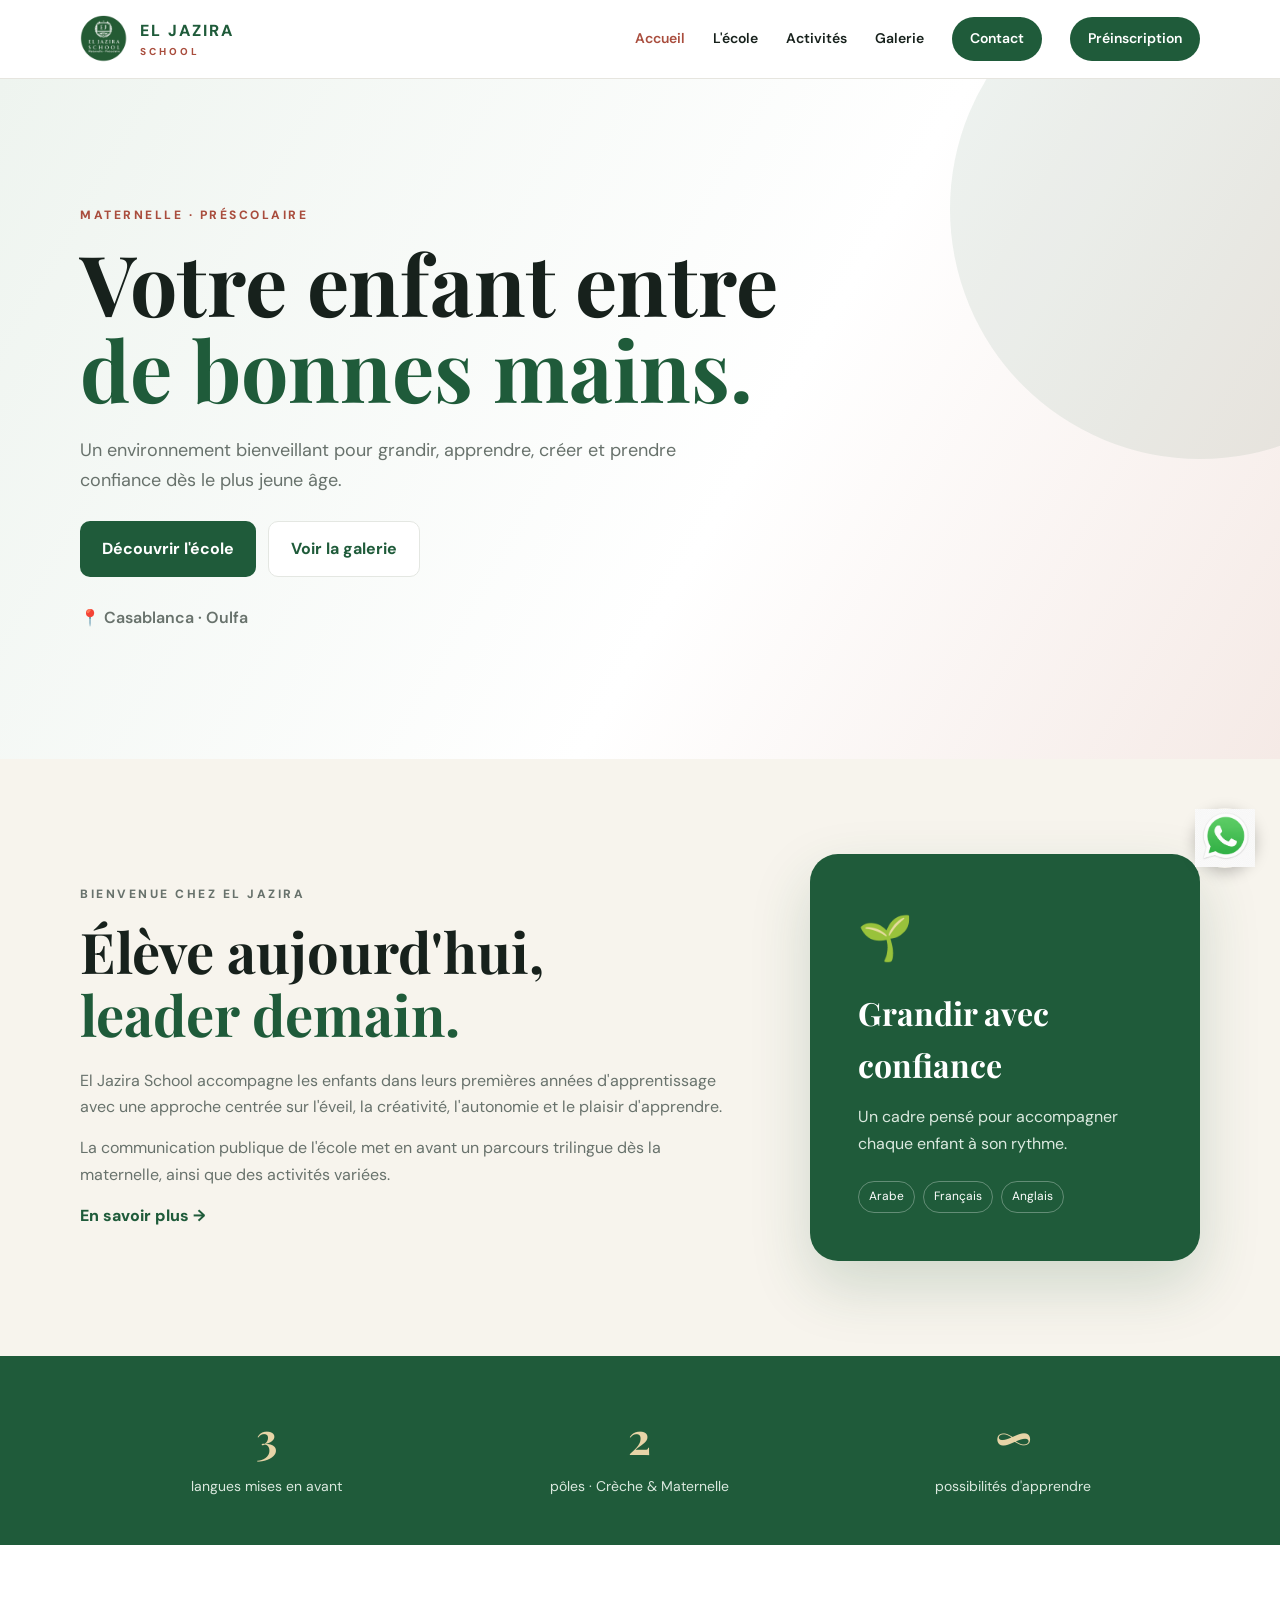
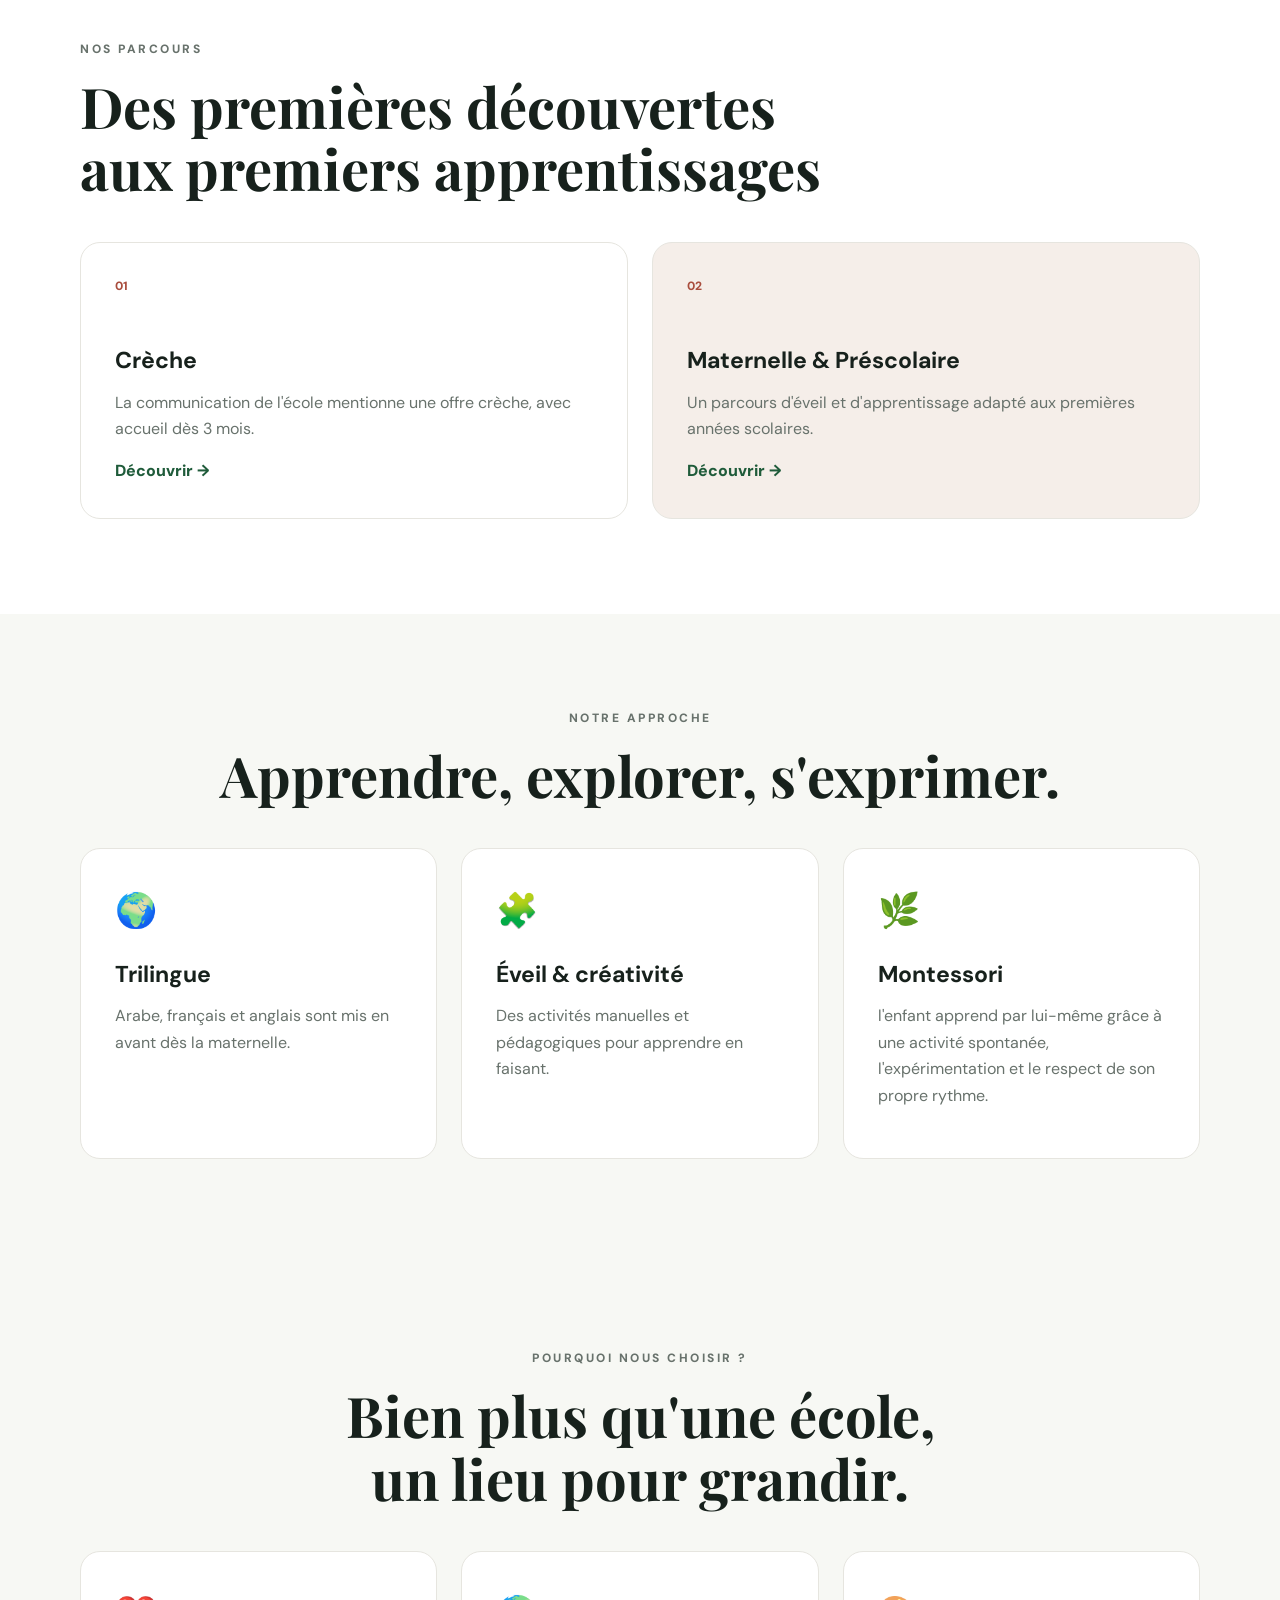
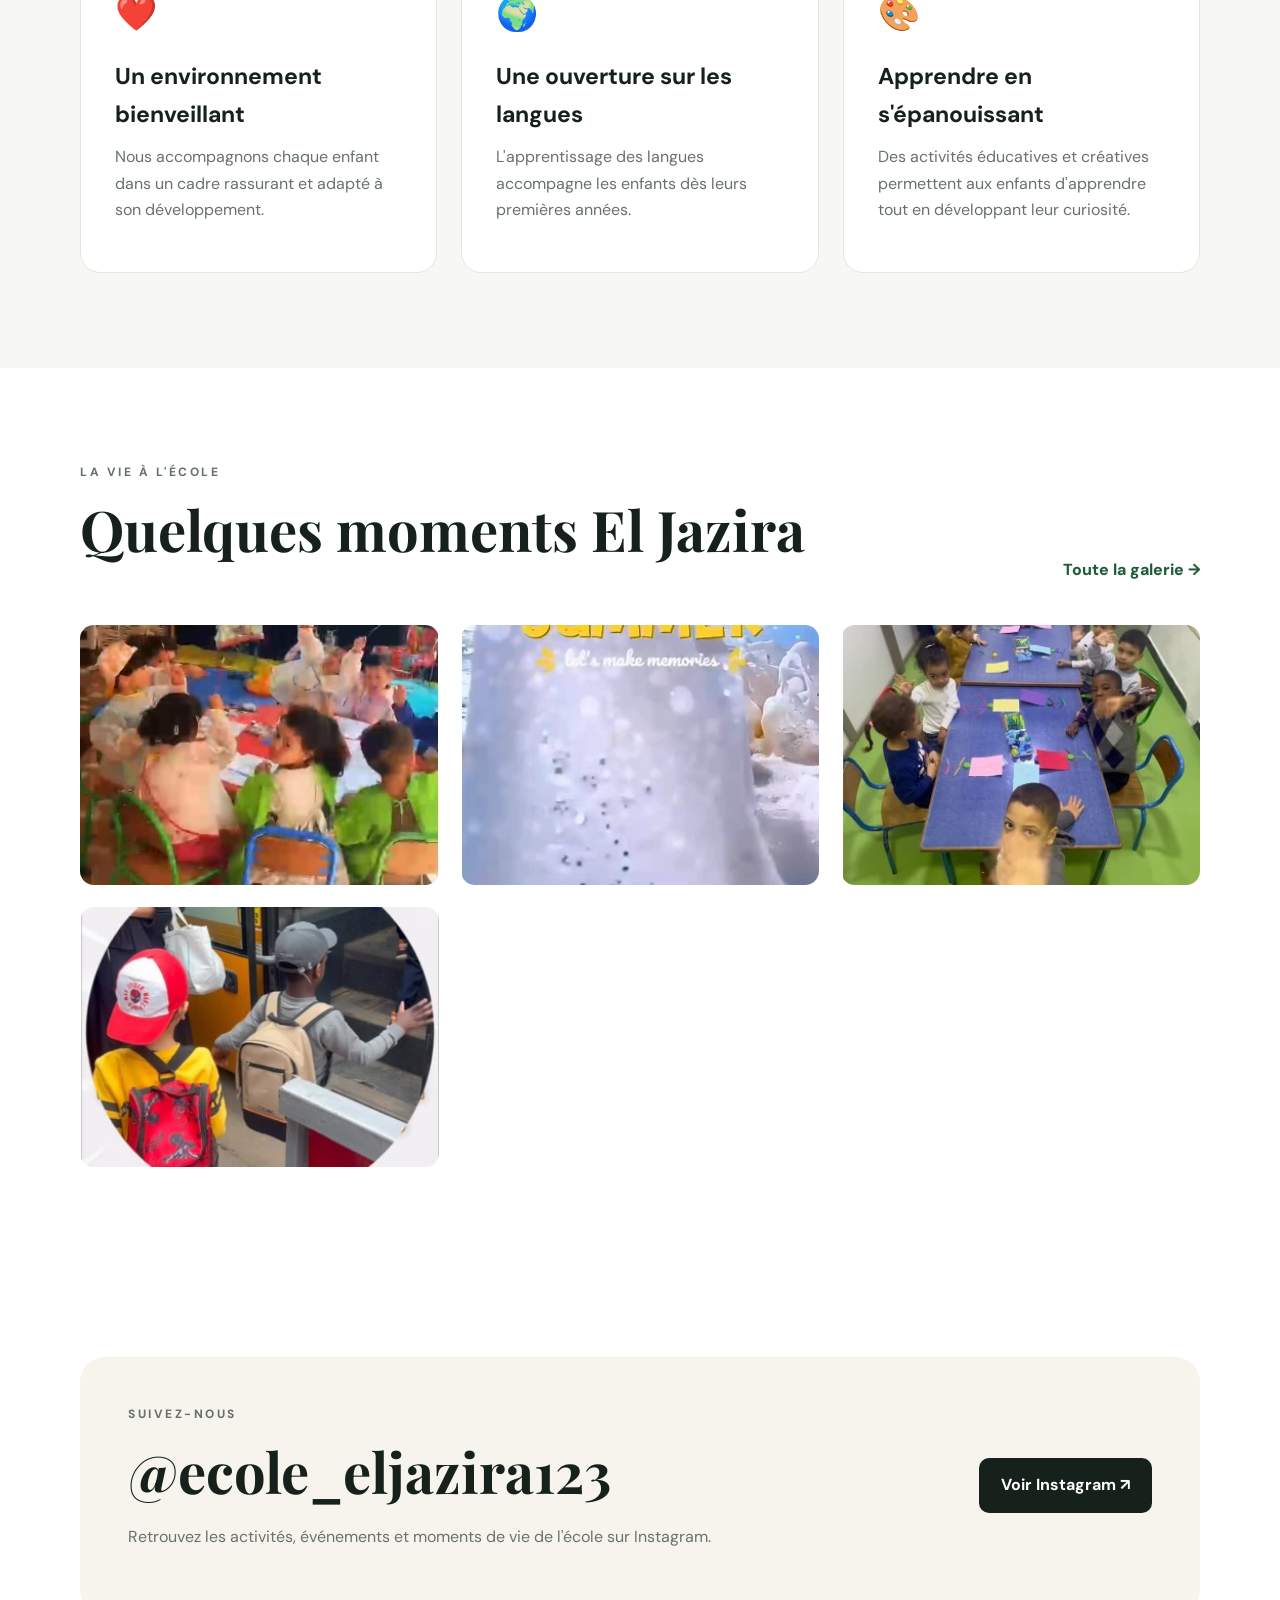
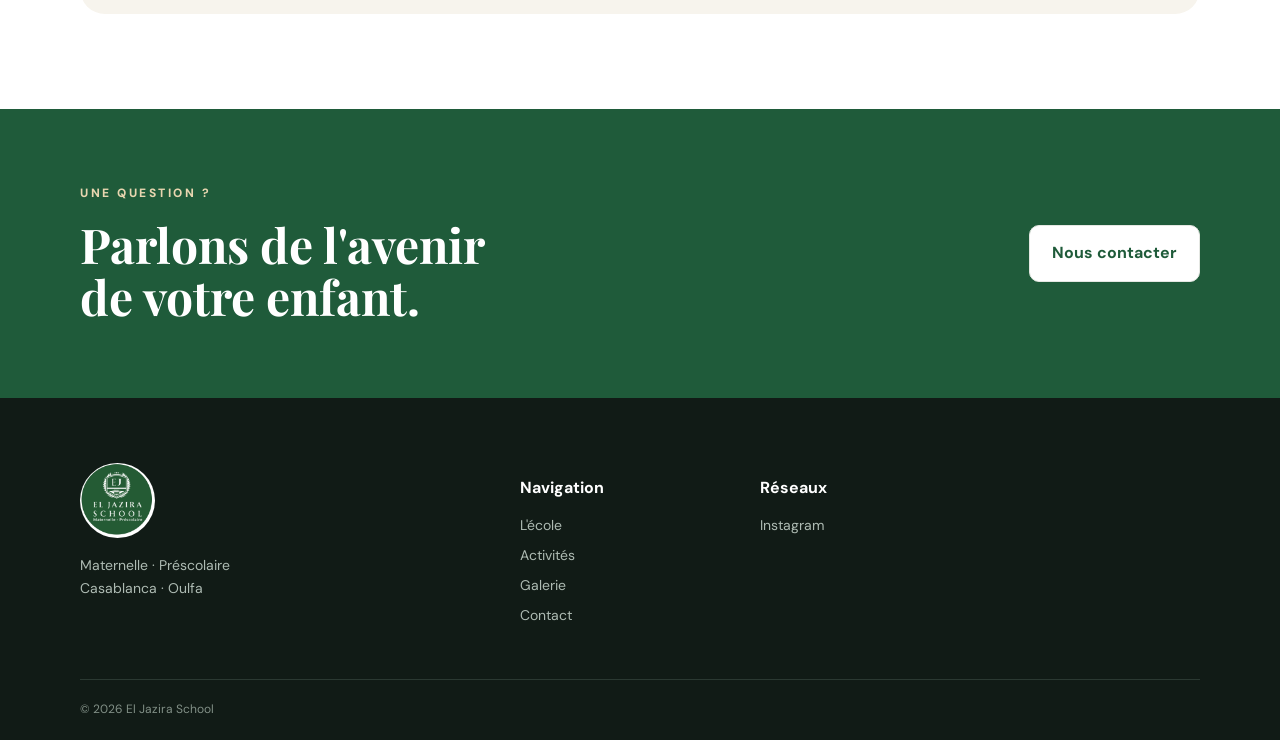
<file: index.html>
<!DOCTYPE html>
<html lang="fr">

<head>
    <meta charset="utf-8">

    <meta name="viewport" content="width=device-width, initial-scale=1">

    <meta
        name="description"
        content="El Jazira School — Maternelle et Préscolaire à Casablanca, Oulfa."
    >

    <title>El Jazira School | Maternelle & Préscolaire</title>

    <!-- CSS -->
    <link rel="stylesheet" href="css/style.css">
</head>


<body>

    <!-- =========================================================
         HEADER / MENU DE NAVIGATION
    ========================================================== -->

    <header class="site-header">

        <div class="container nav-wrap">

            <!-- LOGO -->
            <a class="brand" href="index.html">

                <img
                    src="images/logo.png"
                    alt="Logo El Jazira School"
                >

                <span>
                    EL JAZIRA
                    <small>SCHOOL</small>
                </span>

            </a>


            <!-- BOUTON MENU MOBILE -->
            <button
                class="menu-toggle"
                aria-label="Menu"
            >
                ☰
            </button>


            <!-- MENU -->
            <nav class="nav">

                <a
                    class="active"
                    href="index.html"
                >
                    Accueil
                </a>

                <a href="ecole.html">
                    L'école
                </a>

                <a href="activites.html">
                    Activités
                </a>

                <a href="galerie.html">
                    Galerie
                </a>

                <a
                    class="nav-cta"
                    href="contact.html"
                >
                    Contact
                </a>

                <a class="nav-cta" href="inscription.html">
    Préinscription
</a>

            </nav>

        </div>

    </header>



    <!-- =========================================================
         CONTENU PRINCIPAL
    ========================================================== -->

    <main>


        <!-- =====================================================
             SECTION 1 — HERO / PREMIÈRE IMPRESSION
        ====================================================== -->

        <section class="hero">

            <div class="container hero-content">

                <!-- PETIT TITRE -->
                <p class="eyebrow">
                    Maternelle · Préscolaire
                </p>


                <!-- GRAND TITRE -->
                <h1>
                    Votre enfant entre
                    <br>

                    <span>
                        de bonnes mains.
                    </span>
                </h1>


                <!-- DESCRIPTION -->
                <p class="hero-text">
                    Un environnement bienveillant pour grandir,
                    apprendre, créer et prendre confiance dès le
                    plus jeune âge.
                </p>


                <!-- BOUTONS -->
                <div class="hero-actions">

                    <a
                        class="btn btn-primary"
                        href="ecole.html"
                    >
                        Découvrir l'école
                    </a>

                    <a
                        class="btn btn-light"
                        href="galerie.html"
                    >
                        Voir la galerie
                    </a>

                </div>


                <!-- LOCALISATION -->
                <div class="hero-note">
                    📍 Casablanca · Oulfa
                </div>

            </div>

        </section>



        <!-- =====================================================
             SECTION 2 — PRÉSENTATION DE L'ÉCOLE
        ====================================================== -->

        <section class="section intro">

            <div class="container two-col">


                <!-- TEXTE -->
                <div>

                    <p class="eyebrow">
                        Bienvenue chez El Jazira
                    </p>


                    <h2>
                        Élève aujourd'hui,
                        <br>

                        <span>
                            leader demain.
                        </span>
                    </h2>


                    <p>
                        El Jazira School accompagne les enfants
                        dans leurs premières années d'apprentissage
                        avec une approche centrée sur l'éveil,
                        la créativité, l'autonomie et le plaisir
                        d'apprendre.
                    </p>


                    <p>
                        La communication publique de l'école met
                        en avant un parcours trilingue dès la
                        maternelle, ainsi que des activités variées.
                    </p>


                    <!-- LIEN -->
                    <a
                        class="text-link"
                        href="ecole.html"
                    >
                        En savoir plus →
                    </a>

                </div>



                <!-- CARTE À DROITE -->
                <div class="feature-card">

                    <div class="feature-icon">
                        🌱
                    </div>


                    <h3>
                        Grandir avec confiance
                    </h3>


                    <p>
                        Un cadre pensé pour accompagner chaque
                        enfant à son rythme.
                    </p>


                    <!-- LANGUES -->
                    <div class="mini-pills">

                        <span>
                            Arabe
                        </span>

                        <span>
                            Français
                        </span>

                        <span>
                            Anglais
                        </span>

                    </div>

                </div>

            </div>

        </section>



        <!-- =====================================================
             SECTION 3 — STATISTIQUES / CHIFFRES
        ====================================================== -->

        <section class="stats">

            <div class="container stats-grid">


                <!-- STAT 1 -->
                <div>

                    <strong>
                        3
                    </strong>

                    <span>
                        langues mises en avant
                    </span>

                </div>


                <!-- STAT 2 -->
                <div>

                    <strong>
                        2
                    </strong>

                    <span>
                        pôles · Crèche & Maternelle
                    </span>

                </div>


                <!-- STAT 3 -->
                <div>

                    <strong>
                        ∞
                    </strong>

                    <span>
                        possibilités d'apprendre
                    </span>

                </div>

            </div>

        </section>



        <!-- =====================================================
             SECTION 4 — NOS PARCOURS
        ====================================================== -->

        <section class="section">

            <div class="container">


                <!-- TITRE DE SECTION -->
                <div class="section-heading">

                    <p class="eyebrow">
                        Nos parcours
                    </p>

                    <h2>
                        Des premières découvertes
                        <br>
                        aux premiers apprentissages
                    </h2>

                </div>



                <!-- CARTES -->
                <div class="cards-2">


                    <!-- CARTE 1 — CRÈCHE -->
                    <article class="info-card">

                        <div class="card-number">
                            01
                        </div>

                        <h3>
                            Crèche
                        </h3>

                        <p>
                            La communication de l'école mentionne
                            une offre crèche, avec accueil dès 3 mois.
                        </p>

                        <a href="ecole.html">
                            Découvrir →
                        </a>

                    </article>



                    <!-- CARTE 2 — MATERNELLE -->
                    <article class="info-card featured">

                        <div class="card-number">
                            02
                        </div>

                        <h3>
                            Maternelle & Préscolaire
                        </h3>

                        <p>
                            Un parcours d'éveil et d'apprentissage
                            adapté aux premières années scolaires.
                        </p>

                        <a href="ecole.html">
                            Découvrir →
                        </a>

                    </article>

                </div>

            </div>

        </section>



        <!-- =====================================================
             SECTION 5 — NOTRE APPROCHE
        ====================================================== -->

        <section class="section approach">

            <div class="container">


                <!-- TITRE -->
                <div class="section-heading center">

                    <p class="eyebrow">
                        Notre approche
                    </p>

                    <h2>
                        Apprendre, explorer, s'exprimer.
                    </h2>

                </div>



                <!-- 3 CARTES -->
                <div class="cards-3">


                    <!-- TRILINGUE -->
                    <article class="simple-card">

                        <span>
                            🌍
                        </span>

                        <h3>
                            Trilingue
                        </h3>

                        <p>
                            Arabe, français et anglais sont mis en
                            avant dès la maternelle.
                        </p>

                    </article>



                    <!-- CRÉATIVITÉ -->
                    <article class="simple-card">

                        <span>
                            🧩
                        </span>

                        <h3>
                            Éveil & créativité
                        </h3>

                        <p>
                            Des activités manuelles et pédagogiques
                            pour apprendre en faisant.
                        </p>

                    </article>



                    <!-- MONTESSORI -->
                    <article class="simple-card">

                        <span>
                            🌿
                        </span>

                        <h3>
                            Montessori
                        </h3>

                        <p>
                            l'enfant apprend par lui-même grâce à une activité spontanée,
                            l'expérimentation et le respect de son propre rythme.
                        </p>

                    </article>

                </div>

            </div>

        </section>

        <section class="section soft">

    <div class="container">

        <div class="section-heading center">

            <p class="eyebrow">
                Pourquoi nous choisir ?
            </p>

            <h2>
                Bien plus qu'une école,
                <br>
                un lieu pour grandir.
            </h2>

        </div>


        <div class="cards-3">

            <article class="simple-card">

                <span>❤️</span>

                <h3>
                    Un environnement bienveillant
                </h3>

                <p>
                    Nous accompagnons chaque enfant dans un cadre
                    rassurant et adapté à son développement.
                </p>

            </article>


            <article class="simple-card">

                <span>🌍</span>

                <h3>
                    Une ouverture sur les langues
                </h3>

                <p>
                    L'apprentissage des langues accompagne les enfants
                    dès leurs premières années.
                </p>

            </article>


            <article class="simple-card">

                <span>🎨</span>

                <h3>
                    Apprendre en s'épanouissant
                </h3>

                <p>
                    Des activités éducatives et créatives permettent
                    aux enfants d'apprendre tout en développant leur curiosité.
                </p>

            </article>

        </div>

    </div>

</section>



        <!-- =====================================================
             SECTION 6 — GALERIE / VIE À L'ÉCOLE
        ====================================================== -->

        <section class="section">

            <div class="container">


                <!-- TITRE + LIEN -->
                <div class="section-heading row-heading">

                    <div>

                        <p class="eyebrow">
                            La vie à l'école
                        </p>

                        <h2>
                            Quelques moments El Jazira
                        </h2>

                    </div>


                    <a
                        class="text-link"
                        href="galerie.html"
                    >
                        Toute la galerie →
                    </a>

                </div>



                <!-- GALERIE -->
                <div class="gallery-grid">


                    <!-- PHOTO 1 -->
                    <img
                        src="images/galerie/photo1.jpg"
                        alt="Activité à l'école"
                    >


                    <!-- PHOTO 2 -->
                    <img
                        src="images/galerie/photo2.jpg"
                        alt="Activité estivale"
                    >


                    <!-- PHOTO 3 -->
                    <img
                        src="images/galerie/photo8.jpg"
                        alt="Activité en classe"
                    >


                    <!-- PHOTO 4 -->
                    <img
                        src="images/galerie/photo6.jpg"
                        alt="Vie scolaire"
                    >

                </div>

            </div>

        </section>



        <!-- =====================================================
             SECTION 7 — INSTAGRAM
        ====================================================== -->

        <section class="section">

            <div class="container insta-box">


                <!-- TEXTE -->
                <div>

                    <p class="eyebrow">
                        Suivez-nous
                    </p>

                    <h2>
                        @ecole_eljazira123
                    </h2>

                    <p>
                        Retrouvez les activités, événements et
                        moments de vie de l'école sur Instagram.
                    </p>

                </div>


                <!-- BOUTON INSTAGRAM -->
                <a
                    class="btn btn-dark"
                    href="https://www.instagram.com/ecole_eljazira123/"
                    target="_blank"
                    rel="noopener"
                >
                    Voir Instagram ↗
                </a>

            </div>

        </section>



        <!-- =====================================================
             SECTION 8 — CALL TO ACTION / CONTACT
        ====================================================== -->

        <section class="contact-banner">

            <div class="container banner-content">


                <!-- TEXTE -->
                <div>

                    <p class="eyebrow light">
                        Une question ?
                    </p>

                    <h2>
                        Parlons de l'avenir
                        <br>
                        de votre enfant.
                    </h2>

                </div>


                <!-- BOUTON -->
                <a
                    class="btn btn-light"
                    href="contact.html"
                >
                    Nous contacter
                </a>

            </div>

        </section>

    </main>



    <!-- =========================================================
         FOOTER
    ========================================================== -->

    <footer class="footer">

        <div class="container footer-grid">


            <!-- COLONNE 1 — IDENTITÉ -->
            <div>

                <img
                    src="images/logo.png"
                    alt="Logo"
                    class="footer-logo"
                >

                <p>
                    Maternelle · Préscolaire
                    <br>
                    Casablanca · Oulfa
                </p>

            </div>



            <!-- COLONNE 2 — NAVIGATION -->
            <div>

                <h4>
                    Navigation
                </h4>

                <a href="ecole.html">
                    L'école
                </a>

                <a href="activites.html">
                    Activités
                </a>

                <a href="galerie.html">
                    Galerie
                </a>

                <a href="contact.html">
                    Contact
                </a>

            </div>




            <!-- COLONNE 4 — RÉSEAUX SOCIAUX -->
            <div>

                <h4>
                    Réseaux
                </h4>

                <a
                    href="https://www.instagram.com/ecole_eljazira123/"
                    target="_blank"
                >
                    Instagram
                </a>
   <a
    href="https://wa.me/212663092723"
    class="whatsapp-button"
    target="_blank"
    aria-label="Nous contacter sur WhatsApp"
>
    <img
        src="images/whatssap.png"
        alt="WhatsApp"
    >
</a>

            </div>

        </div>



        <!-- COPYRIGHT -->
        <div class="container copyright">

            © <span id="year"></span>
            El Jazira School

        </div>

    </footer>



    <!-- =========================================================
         JAVASCRIPT
    ========================================================== -->

    <script src="js/script.js"></script>

</body>

</html>
</file>
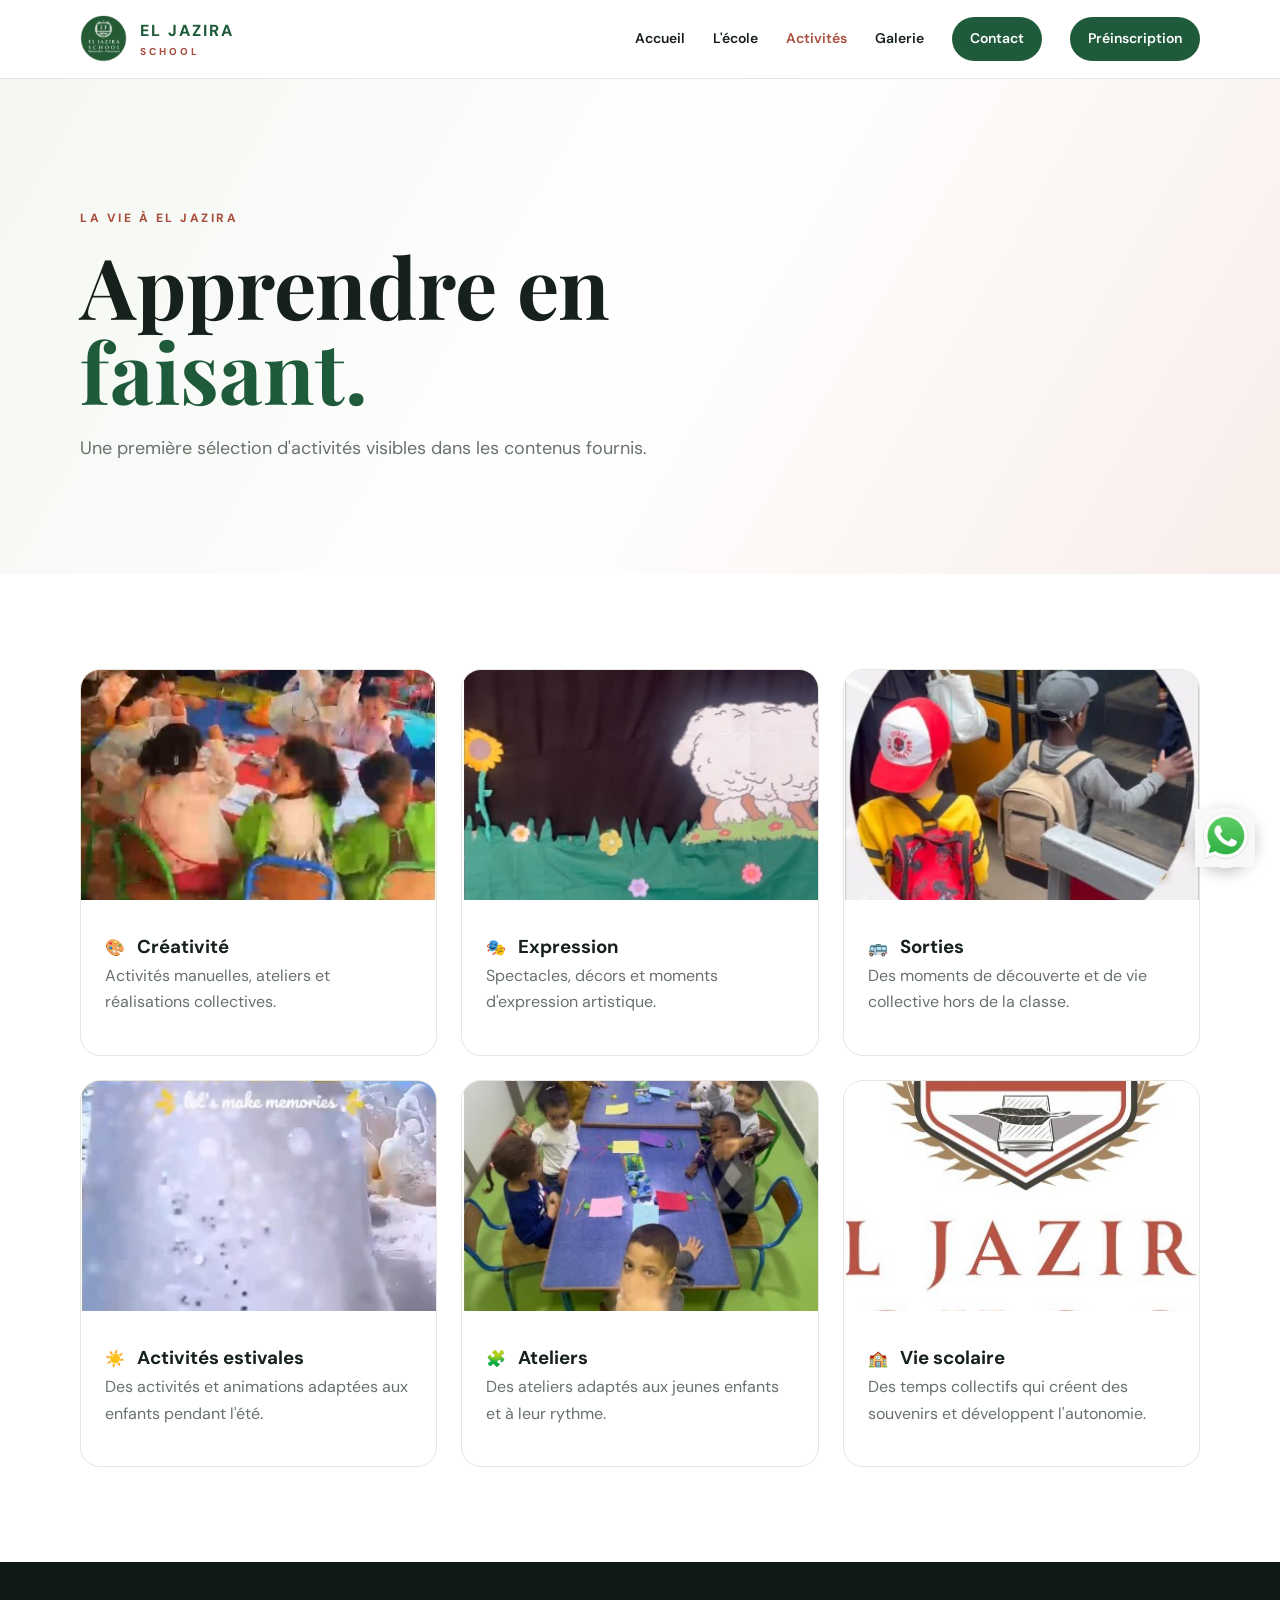
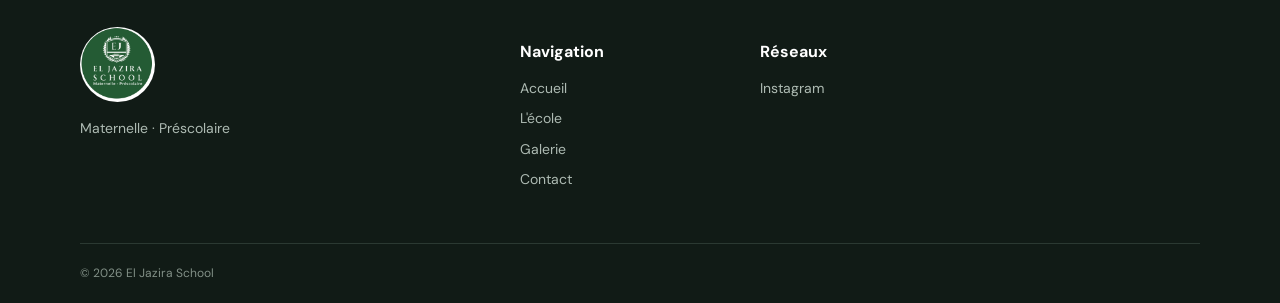
<file: activites.html>
<!DOCTYPE html>
<html lang="fr">

<head>
    <meta charset="utf-8">

    <meta
        name="viewport"
        content="width=device-width, initial-scale=1"
    >

    <title>Activités | El Jazira School</title>

    <link rel="stylesheet" href="css/style.css">
</head>


<body>

    <header class="site-header">

        <div class="container nav-wrap">

            <a class="brand" href="index.html">

                <img
                    src="images/logo.png"
                    alt="Logo El Jazira School"
                >

                <span>
                    EL JAZIRA
                    <small>SCHOOL</small>
                </span>

            </a>


            <button class="menu-toggle">
                ☰
            </button>


            <nav class="nav">

                <a href="index.html">
                    Accueil
                </a>

                <a href="ecole.html">
                    L'école
                </a>

                <a
                    class="active"
                    href="activites.html"
                >
                    Activités
                </a>

                <a href="galerie.html">
                    Galerie
                </a>

                <a
                    class="nav-cta"
                    href="contact.html"
                >
                    Contact
                </a>
                <a class="nav-cta" href="inscription.html">
    Préinscription
</a>

            </nav>

        </div>

    </header>


    <main>

        <section class="page-hero">

            <div class="container">

                <p class="eyebrow">
                    La vie à El Jazira
                </p>

                <h1>
                    Apprendre en
                    <br>

                    <span>
                        faisant.
                    </span>
                </h1>

                <p>
                    Une première sélection d'activités visibles
                    dans les contenus fournis.
                </p>

            </div>

        </section>


        <section class="section">

            <div class="container cards-3 activity-grid">


                <article class="activity-card">

                    <img
                        src="images/galerie/photo1.jpg"
                        alt="Activité créative à El Jazira School"
                    >

                    <div>

                        <span>
                            🎨
                        </span>

                        <h3>
                            Créativité
                        </h3>

                        <p>
                            Activités manuelles, ateliers et
                            réalisations collectives.
                        </p>

                    </div>

                </article>



                <article class="activity-card">

                    <img
                        src="images/galerie/photo3.jpg"
                        alt="Activité d'expression artistique"
                    >

                    <div>

                        <span>
                            🎭
                        </span>

                        <h3>
                            Expression
                        </h3>

                        <p>
                            Spectacles, décors et moments
                            d'expression artistique.
                        </p>

                    </div>

                </article>



                <article class="activity-card">

                    <img
                        src="images/galerie/photo6.jpg"
                        alt="Sortie scolaire"
                    >

                    <div>

                        <span>
                            🚌
                        </span>

                        <h3>
                            Sorties
                        </h3>

                        <p>
                            Des moments de découverte et de vie
                            collective hors de la classe.
                        </p>

                    </div>

                </article>



                <article class="activity-card">

                    <img
                        src="images/galerie/photo2.jpg"
                        alt="Activités estivales"
                    >

                    <div>

                        <span>
                            ☀️
                        </span>

                        <h3>
                            Activités estivales
                        </h3>

                        <p>
                            Des activités et animations adaptées
                            aux enfants pendant l'été.
                        </p>

                    </div>

                </article>



                <article class="activity-card">

                    <img
                        src="images/galerie/photo8.jpg"
                        alt="Atelier pédagogique"
                    >

                    <div>

                        <span>
                            🧩
                        </span>

                        <h3>
                            Ateliers
                        </h3>

                        <p>
                            Des ateliers adaptés aux jeunes enfants
                            et à leur rythme.
                        </p>

                    </div>

                </article>



                <article class="activity-card">

                    <img
                        src="images/galerie/photo7.jpg"
                        alt="Vie scolaire à El Jazira School"
                    >

                    <div>

                        <span>
                            🏫
                        </span>

                        <h3>
                            Vie scolaire
                        </h3>

                        <p>
                            Des temps collectifs qui créent des
                            souvenirs et développent l'autonomie.
                        </p>

                    </div>

                </article>

            </div>

        </section>

    </main>


    <footer class="footer">

        <div class="container footer-grid">


            <div>

                <img
                    src="images/logo.png"
                    alt="Logo El Jazira School"
                    class="footer-logo"
                >

                <p>
                    Maternelle · Préscolaire
                </p>

            </div>


            <div>

                <h4>
                    Navigation
                </h4>

                <a href="index.html">
                    Accueil
                </a>

                <a href="ecole.html">
                    L'école
                </a>

                <a href="galerie.html">
                    Galerie
                </a>

                <a href="contact.html">
                    Contact
                </a>

            </div>



            <div>

                <h4>
                    Réseaux
                </h4>

                <a
                    href="https://www.instagram.com/ecole_eljazira123/"
                    target="_blank"
                >
                    Instagram
                </a>
                <a
    href="https://wa.me/212663092723"
    class="whatsapp-button"
    target="_blank"
    aria-label="Nous contacter sur WhatsApp"
>
    <img
        src="images/whatssap.png"
        alt="WhatsApp"
    >
</a>

            </div>

        </div>


        <div class="container copyright">

            © <span id="year"></span>
            El Jazira School

        </div>

    </footer>


    <script src="js/script.js"></script>

</body>

</html>
</file>
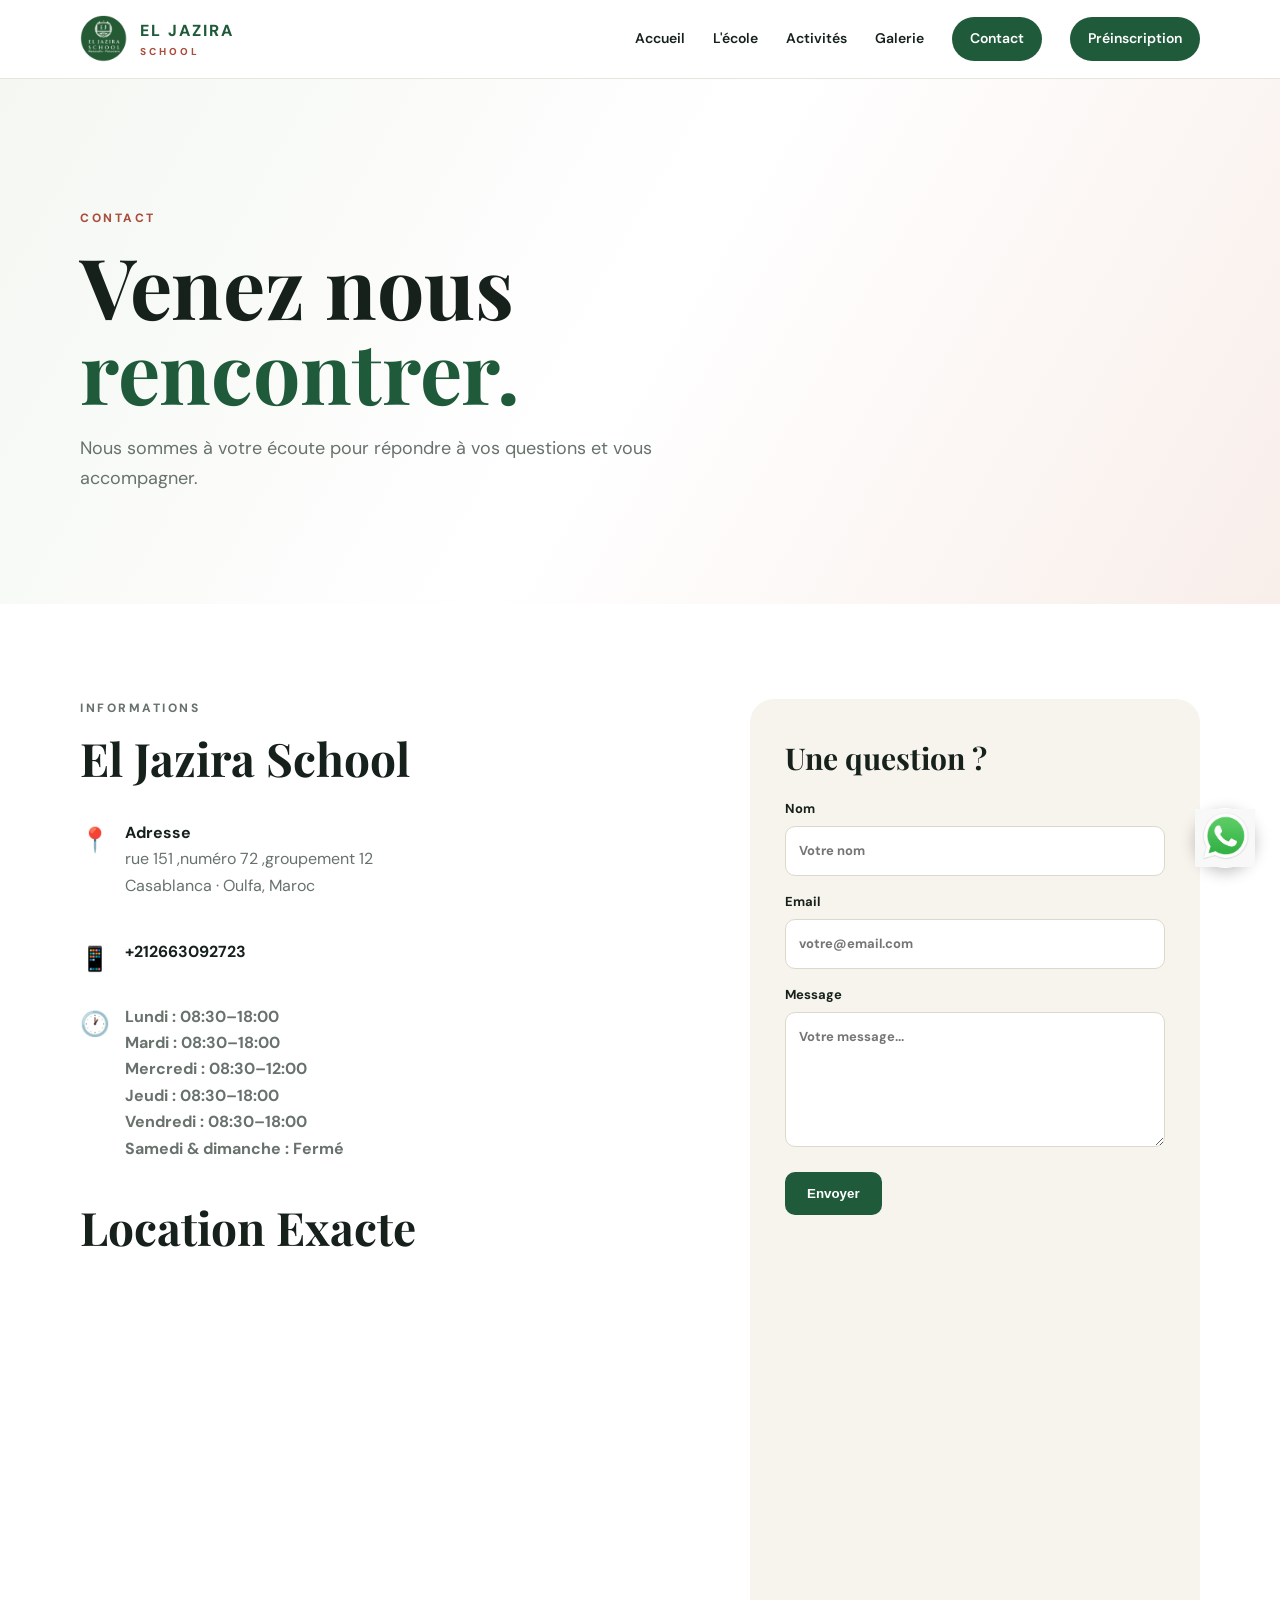
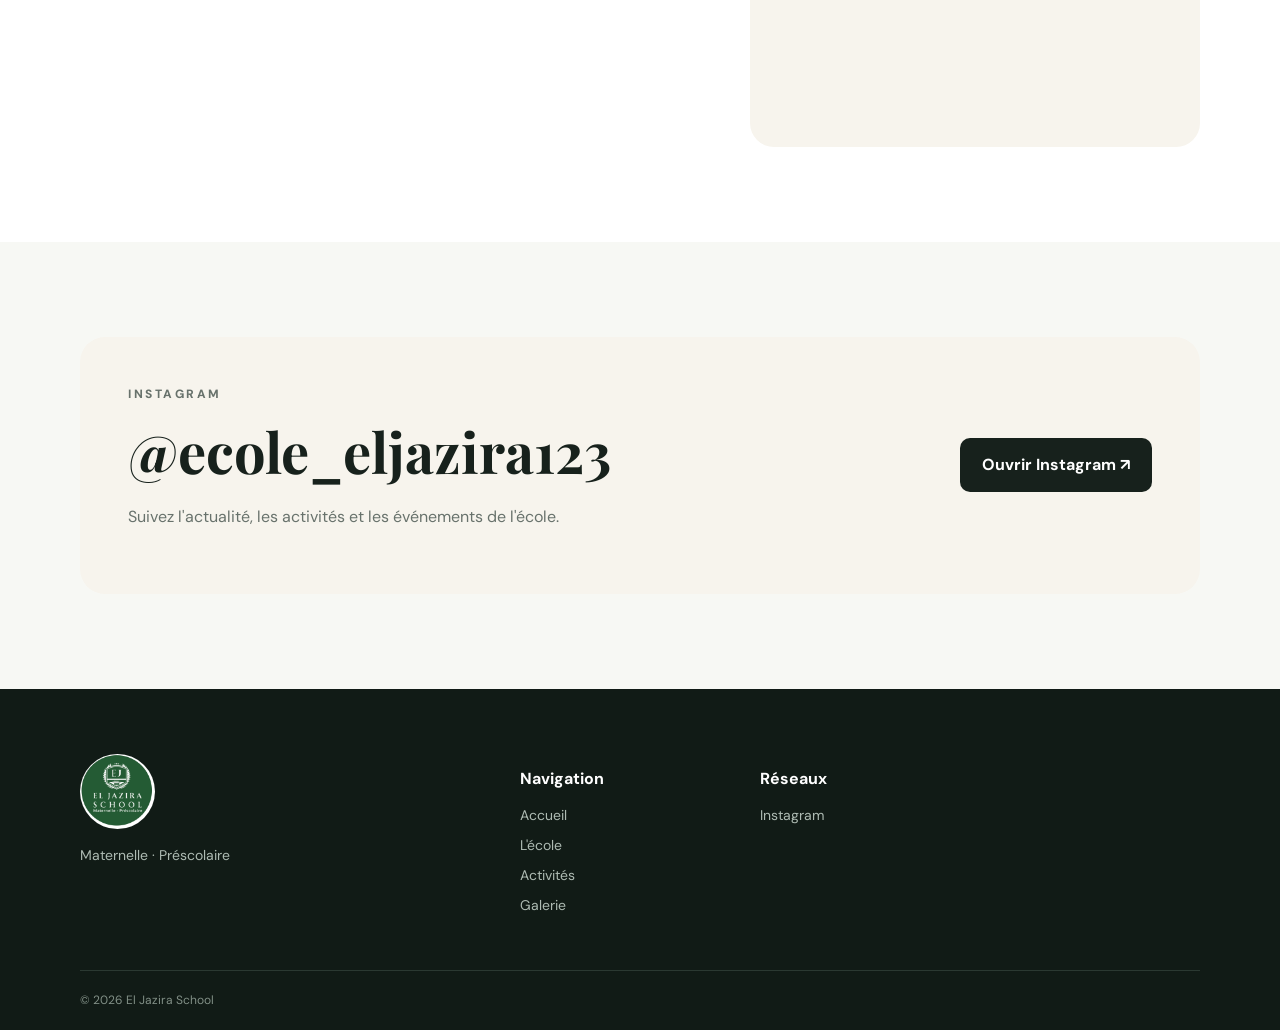
<file: contact.html>
<!DOCTYPE html>
<html lang="fr">

<head>
    <meta charset="utf-8">

    <meta
        name="viewport"
        content="width=device-width, initial-scale=1"
    >

    <title>Contact | El Jazira School</title>

    <link rel="stylesheet" href="css/style.css">
</head>


<body>

    <header class="site-header">

        <div class="container nav-wrap">

            <a class="brand" href="index.html">

                <img
                    src="images/logo.png"
                    alt="Logo El Jazira School"
                >

                <span>
                    EL JAZIRA
                    <small>SCHOOL</small>
                </span>

            </a>


            <button class="menu-toggle">
                ☰
            </button>


            <nav class="nav">

                <a href="index.html">
                    Accueil
                </a>

                <a href="ecole.html">
                    L'école
                </a>

                <a href="activites.html">
                    Activités
                </a>

                <a href="galerie.html">
                    Galerie
                </a>

                <a
                    class="nav-cta active"
                    href="contact.html"
                >
                    Contact
                </a>
                <a class="nav-cta" href="inscription.html">
    Préinscription
</a>

            </nav>

        </div>

    </header>


    <main>

        <section class="page-hero">

            <div class="container">

                <p class="eyebrow">
                    Contact
                </p>

                <h1>
                    Venez nous
                    <br>

                    <span>
                        rencontrer.
                    </span>
                </h1>

                <p>
                    Nous sommes à votre écoute pour répondre à vos
                    questions et vous accompagner.
                </p>

            </div>

        </section>


        <section class="section">

            <div class="container contact-grid">


                <div class="contact-info">

                    <p class="eyebrow">
                        Informations
                    </p>

                    <h2>
                        El Jazira School
                    </h2>


                    <div class="contact-row">

                        <span>
                            📍
                        </span>

                        <div>

                            <strong>
                                Adresse
                            </strong>

                            <p>
                               rue 151 ,numéro 72 ,groupement 12
                                <br>
                                Casablanca · Oulfa, Maroc
                            </p>

                        </div>

                    </div>


                    <div class="contact-row">

                        <span>
                            📱
                        </span>

                        <div>

                            <strong>
                                +212663092723
                            </strong>

                        </div>

                    </div>


                    <div class="contact-row">

                        <span>
                            🕐
                        </span>

                        <div>

                            <strong>
                                <p>Lundi : 08:30–18:00<br>Mardi : 08:30–18:00<br>Mercredi : 08:30–12:00<br>Jeudi : 08:30–18:00<br>Vendredi : 08:30–18:00<br>Samedi & dimanche : Fermé</p>
                            </strong>


                        </div>

                    </div>


                    <a
                        <div class="map-placeholder">
    <h2>Location Exacte</h2>
    <div class="map-container">
      <iframe 
        src="https://www.google.com/maps/embed?pb=!1m18!1m12!1m3!1d2853.187224845766!2d-7.6835029250809725!3d33.55050644405812!2m3!1f0!2f0!3f0!3m2!1i1024!2i768!4f13.1!3m3!1m2!1s0xda7cd1f4529a1ff%3A0x435ff39c7902b774!2sEcole%20AL%20JAZIRA!5e1!3m2!1sfr!2sfr!4v1788040625286!5m2!1sfr!2sfr" width="600" height="450" style="border:0;" allowfullscreen="" loading="lazy" referrerpolicy="strict-origin-when-cross-origin"
        width="600"   
        height="450" 
        style="border:0;" 
        allowfullscreen="" 
        loading="lazy"
        referrerpolicy="no-referrer-when-downgrade">
      </iframe>
    </div>
                    </a>

                </div>



                <form
            class="contact-form"
            action="https://formsubmit.co/mthekingprod@gmail.com"
            method="POST"
            >

                <input
            type="hidden"
            name="_subject"
            value="Nouveau message - El Jazira School"
            >

                <input
                type="hidden"
                name="_captcha"
                value="true"
            >

                <input
                type="hidden"
                name="_template"
                value="table"
            >

            <input type="hidden" name="_next" value="https://mouaad177.github.io/ecole-aljazira/success.html">


    <h3>
        Une question ?
    </h3>


    <label>

        Nom

        <input
            type="text"
            name="name"
            placeholder="Votre nom"
            required
        >

    </label>


    <label>

        Email

        <input
            type="email"
            name="email"
            placeholder="votre@email.com"
            required
        >

    </label>


    <label>

        Message

        <textarea
            name="message"
            rows="5"
            placeholder="Votre message..."
            required
        ></textarea>

    </label>


    <button
        class="btn btn-primary"
        type="submit"
    >
        Envoyer
    </button>

</form>

            </div>

        </section>


        <section class="section soft">

            <div class="container insta-box">

                <div>

                    <p class="eyebrow">
                        Instagram
                    </p>

                    <h2>
                        @ecole_eljazira123
                    </h2>

                    <p>
                        Suivez l'actualité, les activités et les
                        événements de l'école.
                    </p>

                </div>


                <a
                    class="btn btn-dark"
                    href="https://www.instagram.com/ecole_eljazira123/"
                    target="_blank"
                >
                    Ouvrir Instagram ↗
                </a>

            </div>

        </section>

    </main>


    <footer class="footer">

        <div class="container footer-grid">


            <div>

                <img
                    src="images/logo.png"
                    alt="Logo El Jazira School"
                    class="footer-logo"
                >

                <p>
                    Maternelle · Préscolaire
                </p>

            </div>


            <div>

                <h4>
                    Navigation
                </h4>

                <a href="index.html">
                    Accueil
                </a>

                <a href="ecole.html">
                    L'école
                </a>

                <a href="activites.html">
                    Activités
                </a>

                <a href="galerie.html">
                    Galerie
                </a>

            </div>


            

            <div>

                <h4>
                    Réseaux
                </h4>

                <a
                    href="https://www.instagram.com/ecole_eljazira123/"
                    target="_blank"
                >
                    Instagram
                </a>
                <a
    href="https://wa.me/212663092723"
    class="whatsapp-button"
    target="_blank"
    aria-label="Nous contacter sur WhatsApp"
>
    <img
        src="images/whatssap.png"
        alt="WhatsApp"
    >
</a>

            </div>

        </div>


        <div class="container copyright">

            © <span id="year"></span>
            El Jazira School

        </div>

    </footer>


    <script src="js/script.js"></script>

</body>

</html>
</file>
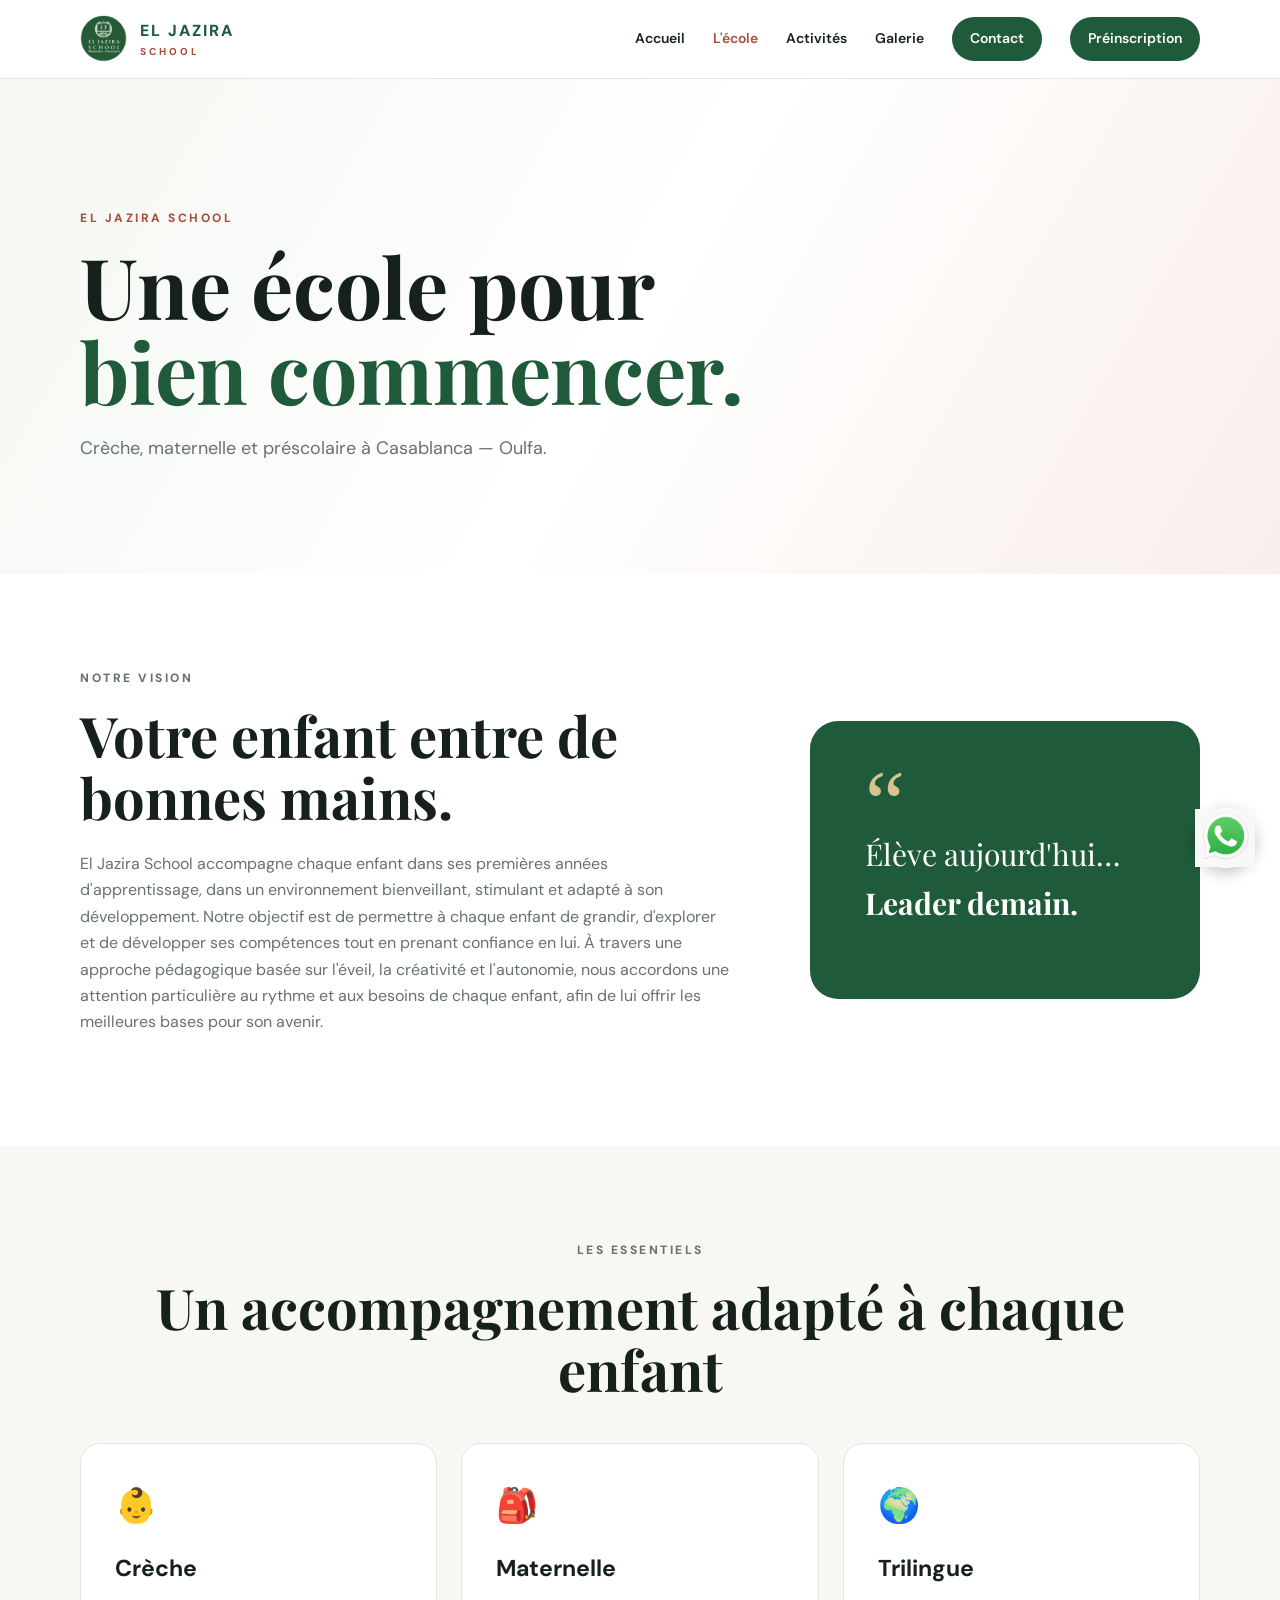
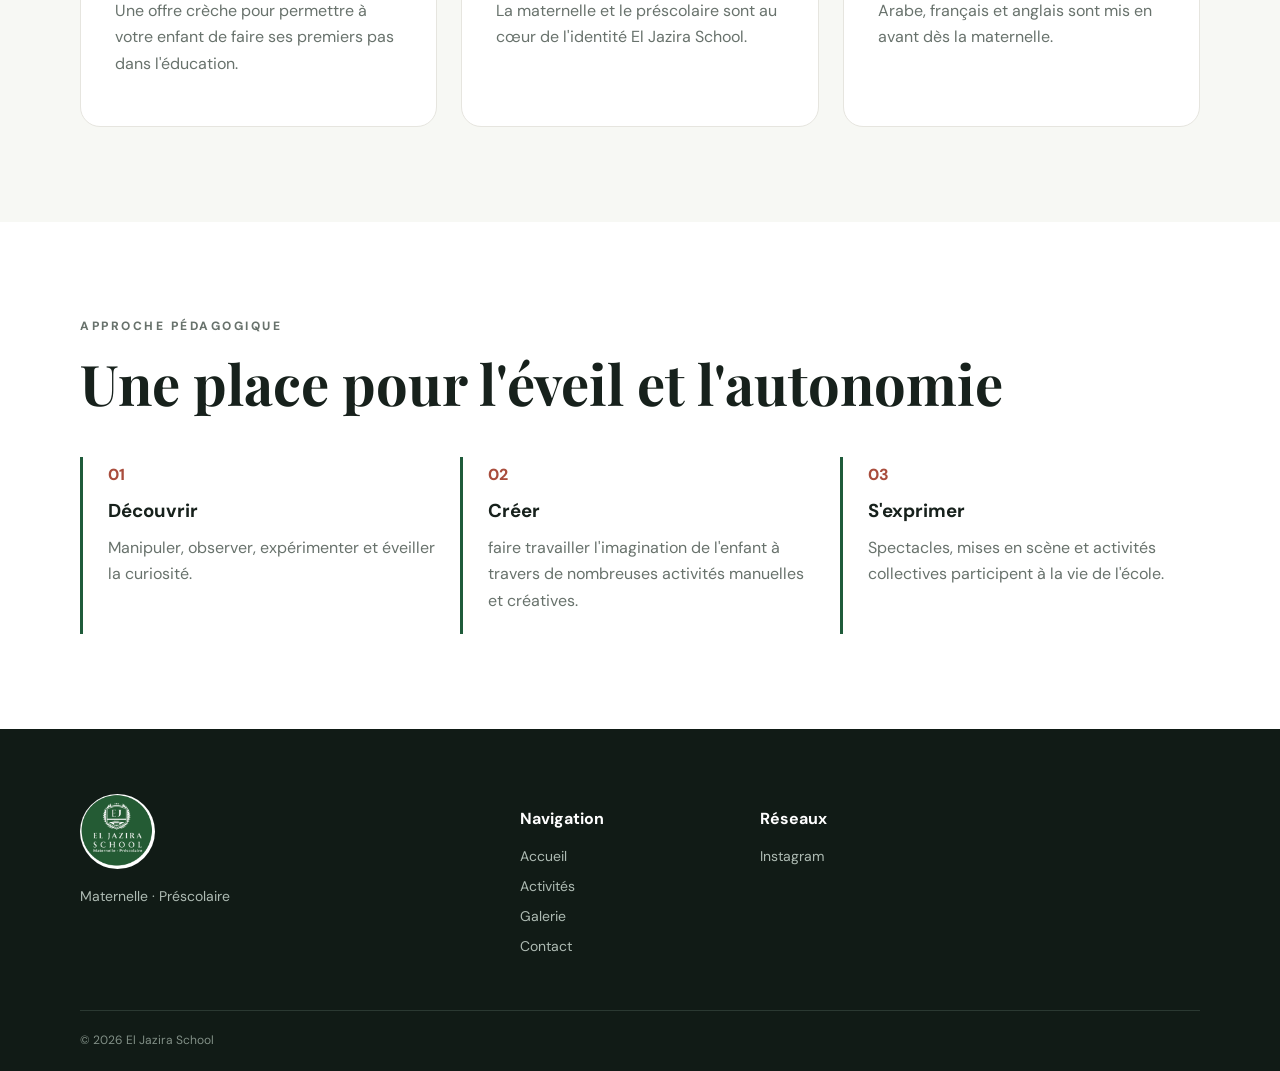
<file: ecole.html>
<!DOCTYPE html>
<html lang="fr">

<head>
    <meta charset="utf-8">

    <meta
        name="viewport"
        content="width=device-width, initial-scale=1"
    >

    <title>L'école | El Jazira School</title>

    <link rel="stylesheet" href="css/style.css">
</head>


<body>

    <header class="site-header">

        <div class="container nav-wrap">

            <a class="brand" href="index.html">

                <img src="images/logo.png" alt="Logo El Jazira School">

                <span>
                    EL JAZIRA
                    <small>SCHOOL</small>
                </span>

            </a>


            <button class="menu-toggle">
                ☰
            </button>


            <nav class="nav">

                <a href="index.html">
                    Accueil
                </a>

                <a class="active" href="ecole.html">
                    L'école
                </a>

                <a href="activites.html">
                    Activités
                </a>

                <a href="galerie.html">
                    Galerie
                </a>

                <a class="nav-cta" href="contact.html">
                    Contact
                </a>
                <a class="nav-cta" href="inscription.html">
    Préinscription
</a>

            </nav>

        </div>

    </header>


    <main>

        <section class="page-hero">

            <div class="container">

                <p class="eyebrow">
                    El Jazira School
                </p>

                <h1>
                    Une école pour
                    <br>

                    <span>
                        bien commencer.
                    </span>
                </h1>

                <p>
                    Crèche, maternelle et préscolaire à Casablanca — Oulfa.
                </p>

            </div>

        </section>


        <section class="section">

            <div class="container two-col">

                <div>

                    <p class="eyebrow">
                        Notre vision
                    </p>

                    <h2>
                        Votre enfant entre de bonnes mains.
                    </h2>

                    <p>
                       El Jazira School accompagne chaque enfant dans ses premières années d'apprentissage, dans un environnement bienveillant, stimulant et adapté à son développement.
                       Notre objectif est de permettre à chaque enfant de grandir, d'explorer et de développer ses compétences tout en prenant confiance en lui.

À travers une approche pédagogique basée sur l'éveil, la créativité et l'autonomie, nous accordons une attention particulière au rythme et aux besoins de chaque enfant, afin de lui offrir les meilleures bases pour son avenir.
                    </p>


                </div>


                <div class="quote-card">

                    <div class="quote-mark">
                        “
                    </div>

                    <p>
                        Élève aujourd'hui…
                        <br>

                        <strong>
                            Leader demain.
                        </strong>
                    </p>

                </div>

            </div>

        </section>


        <section class="section soft">

            <div class="container">

                <div class="section-heading center">

                    <p class="eyebrow">
                        Les essentiels
                    </p>

                    <h2>
                        Un accompagnement adapté à chaque enfant
                    </h2>

                </div>


                <div class="cards-3">

                    <article class="simple-card">

                        <span>
                            👶
                        </span>

                        <h3>
                            Crèche
                        </h3>

                        <p>
                            Une offre crèche pour permettre à votre enfant de faire ses premiers pas dans l'éducation.
                        </p>

                    </article>


                    <article class="simple-card">

                        <span>
                            🎒
                        </span>

                        <h3>
                            Maternelle
                        </h3>

                        <p>
                            La maternelle et le préscolaire sont au cœur
                            de l'identité El Jazira School.
                        </p>

                    </article>


                    <article class="simple-card">

                        <span>
                            🌍
                        </span>

                        <h3>
                            Trilingue
                        </h3>

                        <p>
                            Arabe, français et anglais sont mis en avant
                            dès la maternelle.
                        </p>

                    </article>

                </div>

            </div>

        </section>


        <section class="section">

            <div class="container">

                <div class="section-heading">

                    <p class="eyebrow">
                        Approche pédagogique
                    </p>

                    <h2>
                        Une place pour l'éveil et l'autonomie
                    </h2>

                </div>


                <div class="timeline">

                    <div>

                        <span>
                            01
                        </span>

                        <h3>
                            Découvrir
                        </h3>

                        <p>
                            Manipuler, observer, expérimenter et éveiller
                            la curiosité.
                        </p>

                    </div>


                    <div>

                        <span>
                            02
                        </span>

                        <h3>
                            Créer
                        </h3>

                        <p>
                            faire travailler l'imagination de l'enfant à travers de nombreuses
                            activités manuelles et créatives.
                        </p>

                    </div>


                    <div>

                        <span>
                            03
                        </span>

                        <h3>
                            S'exprimer
                        </h3>

                        <p>
                            Spectacles, mises en scène et activités
                            collectives participent à la vie de l'école.
                        </p>

                    </div>

                </div>

            </div>

        </section>

    </main>


    <footer class="footer">

        <div class="container footer-grid">


            <div>

                <img
                    src="images/logo.png"
                    alt="Logo El Jazira School"
                    class="footer-logo"
                >

                <p>
                    Maternelle · Préscolaire
                </p>

            </div>


            <div>

                <h4>
                    Navigation
                </h4>

                <a href="index.html">
                    Accueil
                </a>

                <a href="activites.html">
                    Activités
                </a>

                <a href="galerie.html">
                    Galerie
                </a>

                <a href="contact.html">
                    Contact
                </a>

            </div>

            <div>

                <h4>
                    Réseaux
                </h4>

                <a
                    href="https://www.instagram.com/ecole_eljazira123/"
                    target="_blank"
                >
                    Instagram
                </a>
                <a
    href="https://wa.me/212663092723"
    class="whatsapp-button"
    target="_blank"
    aria-label="Nous contacter sur WhatsApp"
>
    <img
        src="images/whatssap.png"
        alt="WhatsApp"
    >
</a>

            </div>

        </div>


        <div class="container copyright">

            © <span id="year"></span>
            El Jazira School

        </div>

    </footer>


    <script src="js/script.js"></script>

</body>

</html>
</file>
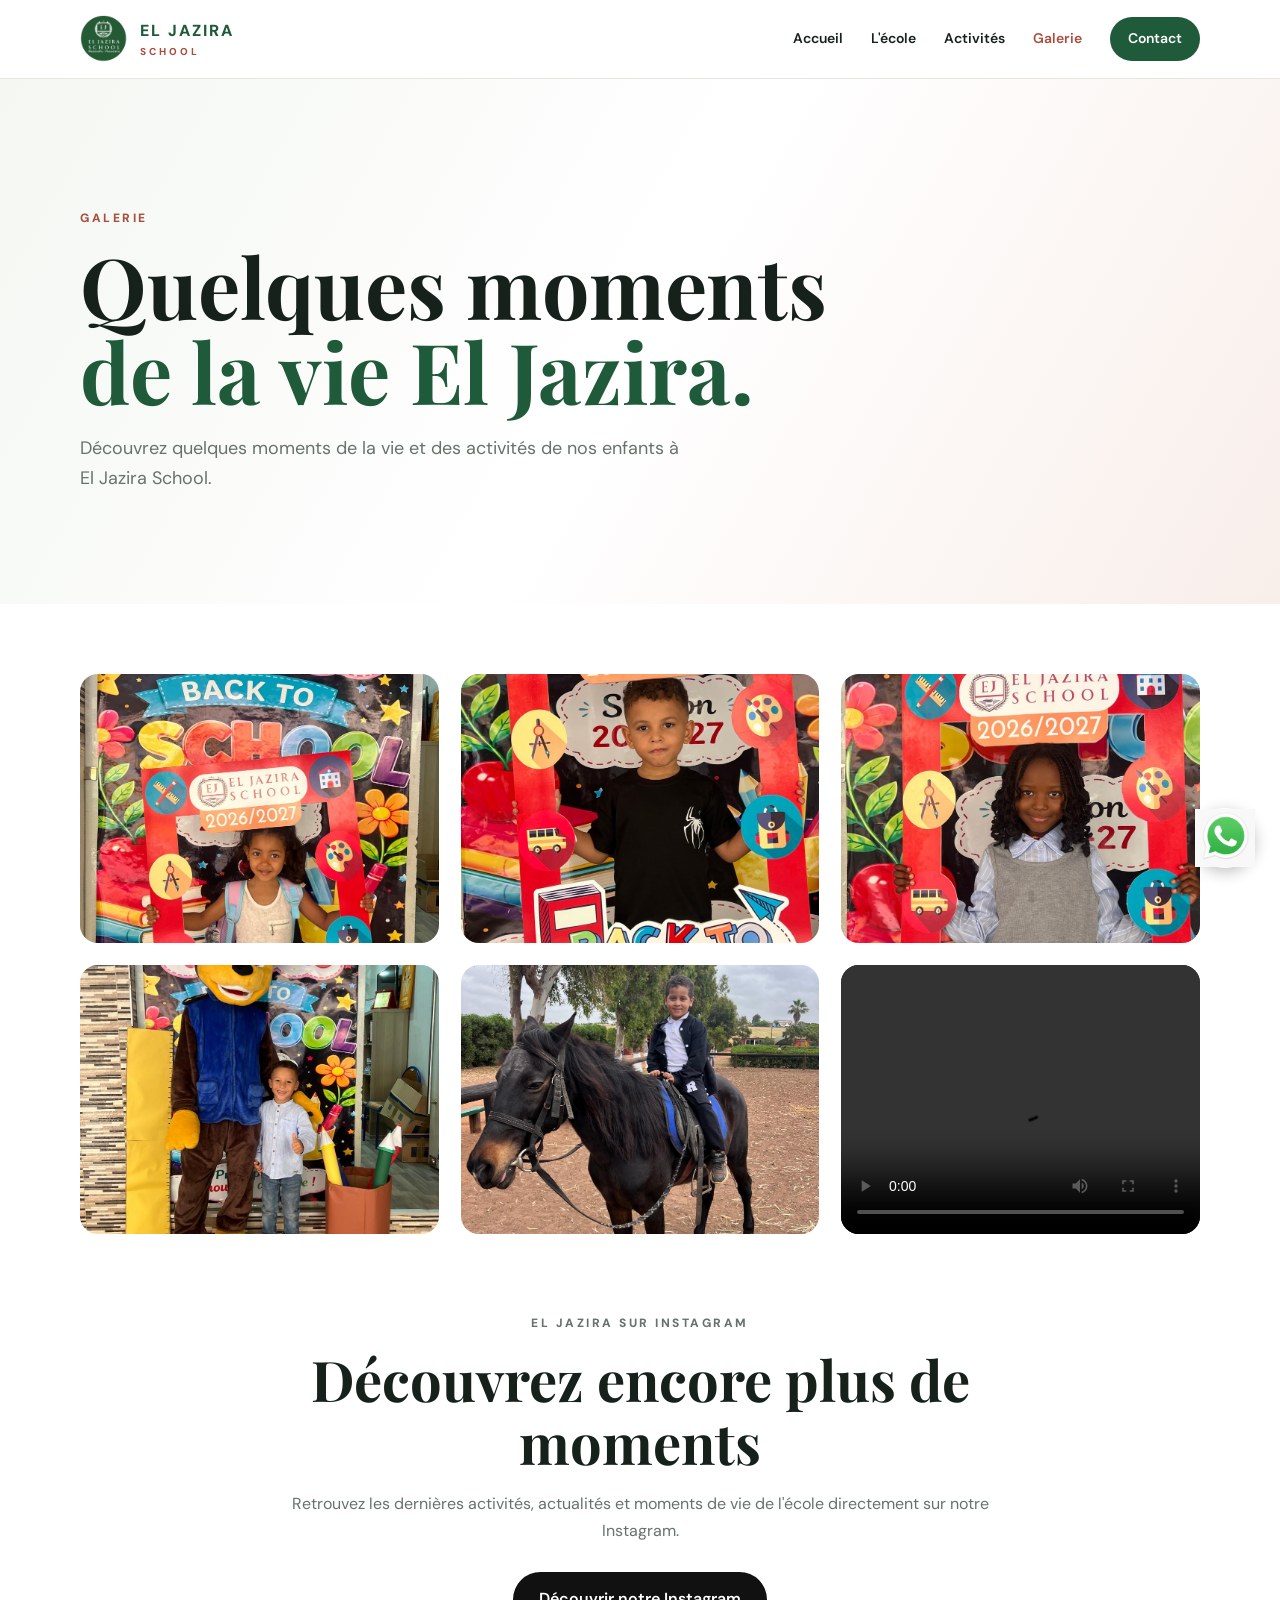
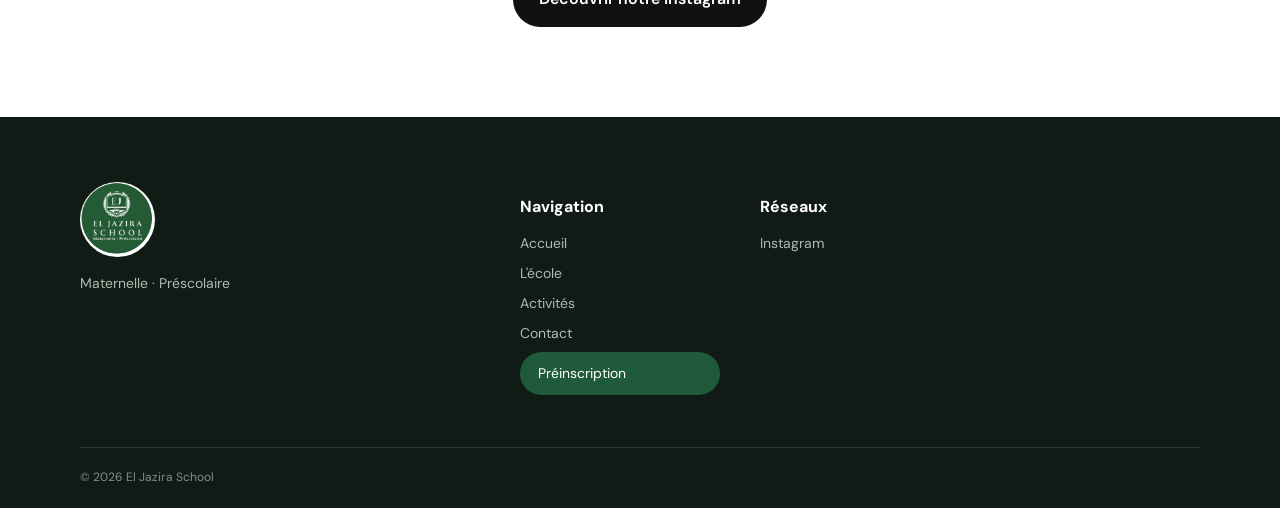
<file: galerie.html>
<!DOCTYPE html>
<html lang="fr">

<head>
    <meta charset="utf-8">

    <meta
        name="viewport"
        content="width=device-width, initial-scale=1"
    >

    <title>Galerie | El Jazira School</title>

    <link rel="stylesheet" href="css/style.css">
</head>

<body>

    <header class="site-header">

        <div class="container nav-wrap">

            <a class="brand" href="index.html">

                <img
                    src="images/logo.png"
                    alt="Logo El Jazira School"
                >

                <span>
                    EL JAZIRA
                    <small>SCHOOL</small>
                </span>

            </a>

            <button class="menu-toggle">
                ☰
            </button>

            <nav class="nav">

                <a href="index.html">
                    Accueil
                </a>

                <a href="ecole.html">
                    L'école
                </a>

                <a href="activites.html">
                    Activités
                </a>

                <a
                    class="active"
                    href="galerie.html"
                >
                    Galerie
                </a>

                <a
                    class="nav-cta"
                    href="contact.html"
                >
                    Contact
                </a>

            </nav>

        </div>

    </header>


    <main>

        <section class="page-hero">

            <div class="container">

                <p class="eyebrow">
                    Galerie
                </p>

                <h1>
                    Quelques moments
                    <br>

                    <span>
                        de la vie El Jazira.
                    </span>
                </h1>

                <p>
                    Découvrez quelques moments de la vie et des
                    activités de nos enfants à El Jazira School.
                </p>

            </div>

        </section>


        <section class="section gallery-section">

            <div class="container">

                <div class="gallery-grid">

                    <div class="gallery-card">
                        <img
                            src="images/galerie/pic1.png.jpeg"
                            alt="Moment de vie à El Jazira School"
                        >
                    </div>

                    <div class="gallery-card">
                        <img
                            src="images/galerie/pic2.png.jpeg"
                            alt="Activité à El Jazira School"
                        >
                    </div>

                    <div class="gallery-card">
                        <img
                            src="images/galerie/pic3.png.jpeg"
                            alt="Activité scolaire à El Jazira School"
                        >
                    </div>

                    <div class="gallery-card">
                        <img
                            src="images/galerie/pic4.png.jpeg"
                            alt="Moment partagé à El Jazira School"
                        >
                    </div>

                    <div class="gallery-card">
                        <img
                            src="images/galerie/pic5.png.jpeg"
                            alt="Vie scolaire à El Jazira School"
                        >
                    </div>

                    <div class="gallery-card gallery-video-card">

                        <video
                            controls
                            playsinline
                            preload="metadata"
                        >

                            <source
                                src="images/galerie/movie1.mp4"
                                type="video/mp4"
                            >

                            Votre navigateur ne prend pas en charge la lecture vidéo.

                        </video>

                    </div>

                </div>


                <div class="gallery-instagram">

                    <p class="eyebrow">
                        El Jazira sur Instagram
                    </p>

                    <h2>
                        Découvrez encore plus de moments
                    </h2>

                    <p>
                        Retrouvez les dernières activités,
                        actualités et moments de vie de l'école
                        directement sur notre Instagram.
                    </p>

                    <a
                        href="https://www.instagram.com/ecole_eljazira123/"
                        target="_blank"
                        rel="noopener noreferrer"
                        class="instagram-link"
                    >
                        Découvrir notre Instagram
                    </a>

                </div>

            </div>

        </section>

    </main>


    <footer class="footer">

        <div class="container footer-grid">

            <div>

                <img
                    src="images/logo.png"
                    alt="Logo El Jazira School"
                    class="footer-logo"
                >

                <p>
                    Maternelle · Préscolaire
                </p>

            </div>


            <div>

                <h4>
                    Navigation
                </h4>

                <a href="index.html">
                    Accueil
                </a>

                <a href="ecole.html">
                    L'école
                </a>

                <a href="activites.html">
                    Activités
                </a>

                <a href="contact.html">
                    Contact
                </a>

                <a
                    class="nav-cta"
                    href="inscription.html"
                >
                    Préinscription
                </a>

            </div>


            <div>

                <h4>
                    Réseaux
                </h4>

                <a
                    href="https://www.instagram.com/ecole_eljazira123/"
                    target="_blank"
                    rel="noopener noreferrer"
                >
                    Instagram
                </a>

                <a
                    href="https://wa.me/212663092723"
                    class="whatsapp-button"
                    target="_blank"
                    aria-label="Nous contacter sur WhatsApp"
                >

                    <img
                        src="images/whatssap.png"
                        alt="WhatsApp"
                    >

                </a>

            </div>

        </div>


        <div class="container copyright">

            © <span id="year"></span>
            El Jazira School

        </div>

    </footer>


    <script src="js/script.js"></script>

</body>

</html>
</file>
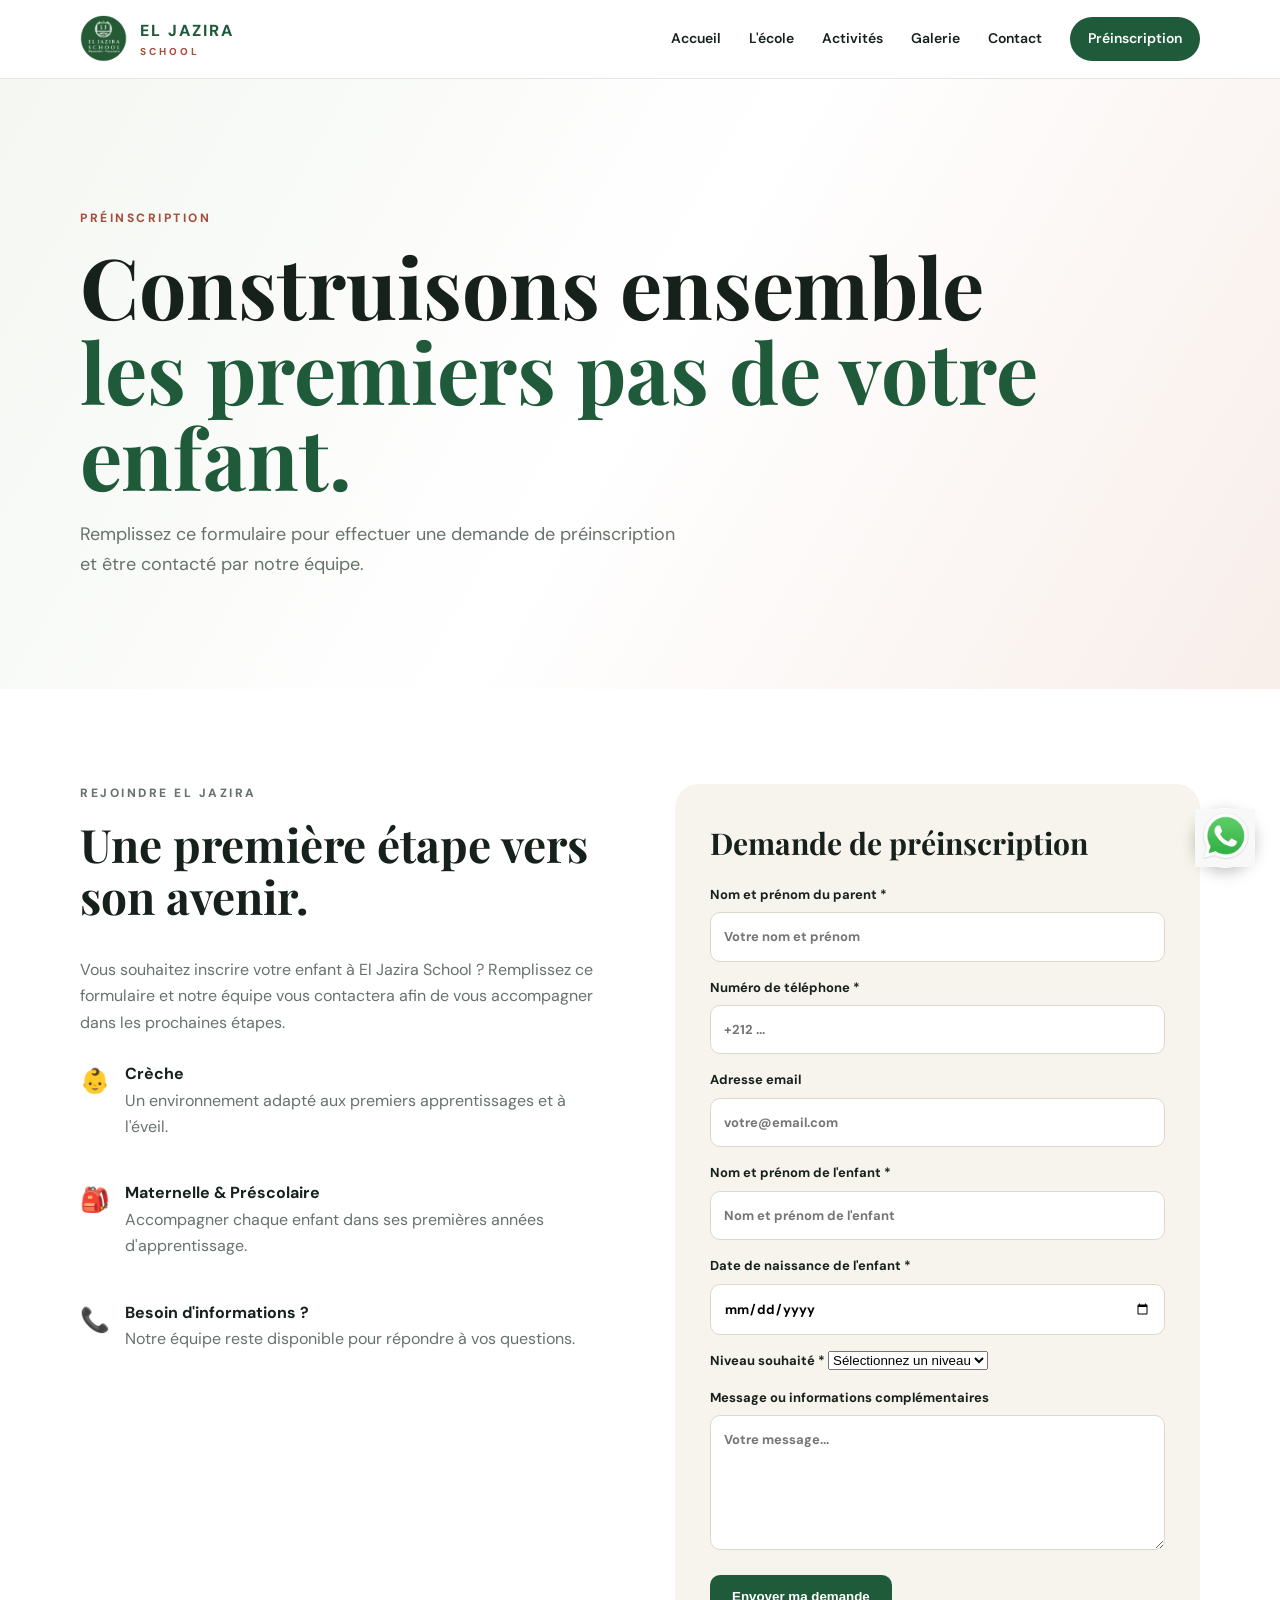
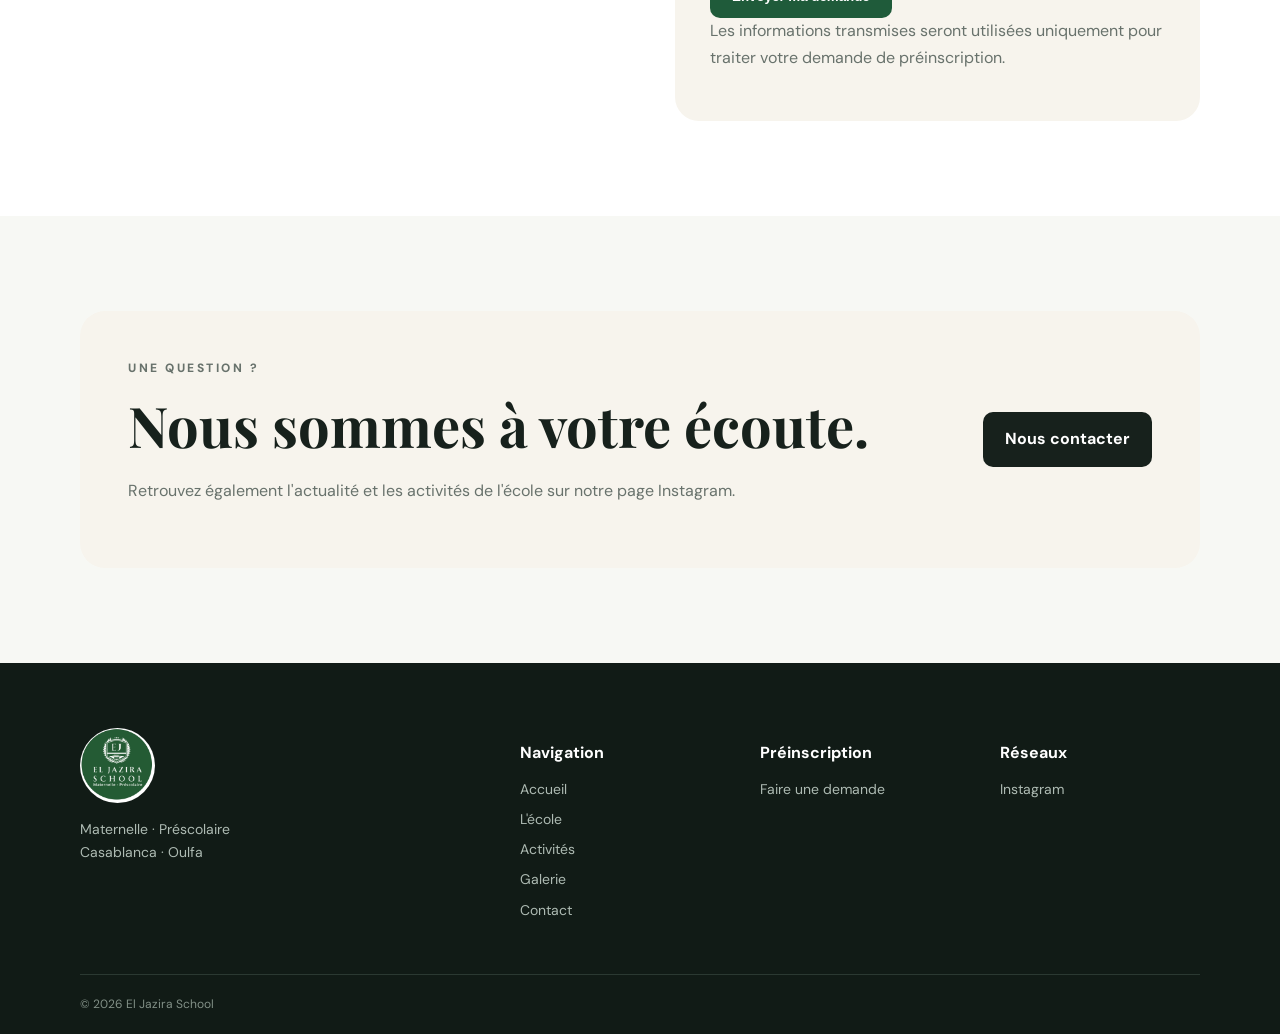
<file: inscription.html>
<!DOCTYPE html>
<html lang="fr">

<head>
    <meta charset="utf-8">

    <meta
        name="viewport"
        content="width=device-width, initial-scale=1"
    >

    <meta
        name="description"
        content="Demande de préinscription à El Jazira School à Casablanca."
    >

    <title>Préinscription | El Jazira School</title>

    <link rel="stylesheet" href="css/style.css">
</head>


<body>

    <header class="site-header">

        <div class="container nav-wrap">

            <a class="brand" href="index.html">

                <img
                    src="images/logo.png"
                    alt="Logo El Jazira School"
                >

                <span>
                    EL JAZIRA
                    <small>SCHOOL</small>
                </span>

            </a>


            <button class="menu-toggle">
                ☰
            </button>


            <nav class="nav">

                <a href="index.html">
                    Accueil
                </a>

                <a href="ecole.html">
                    L'école
                </a>

                <a href="activites.html">
                    Activités
                </a>

                <a href="galerie.html">
                    Galerie
                </a>

                <a href="contact.html">
                    Contact
                </a>

                <a
                    class="nav-cta active"
                    href="inscription.html"
                >
                    Préinscription
                </a>

            </nav>

        </div>

    </header>


    <main>

        <section class="page-hero">

            <div class="container">

                <p class="eyebrow">
                    Préinscription
                </p>

                <h1>
                    Construisons ensemble
                    <br>

                    <span>
                        les premiers pas de votre enfant.
                    </span>
                </h1>

                <p>
                    Remplissez ce formulaire pour effectuer une demande
                    de préinscription et être contacté par notre équipe.
                </p>

            </div>

        </section>


        <section class="section">

            <div class="container contact-grid">


                <div class="contact-info">

                    <p class="eyebrow">
                        Rejoindre El Jazira
                    </p>

                    <h2>
                        Une première étape vers son avenir.
                    </h2>

                    <p>
                        Vous souhaitez inscrire votre enfant à El Jazira
                        School ? Remplissez ce formulaire et notre équipe
                        vous contactera afin de vous accompagner dans les
                        prochaines étapes.
                    </p>


                    <div class="contact-row">

                        <span>
                            👶
                        </span>

                        <div>

                            <strong>
                                Crèche
                            </strong>

                            <p>
                                Un environnement adapté aux premiers
                                apprentissages et à l'éveil.
                            </p>

                        </div>

                    </div>


                    <div class="contact-row">

                        <span>
                            🎒
                        </span>

                        <div>

                            <strong>
                                Maternelle & Préscolaire
                            </strong>

                            <p>
                                Accompagner chaque enfant dans ses premières
                                années d'apprentissage.
                            </p>

                        </div>

                    </div>


                    <div class="contact-row">

                        <span>
                            📞
                        </span>

                        <div>

                            <strong>
                                Besoin d'informations ?
                            </strong>

                            <p>
                                Notre équipe reste disponible pour répondre
                                à vos questions.
                            </p>

                        </div>

                    </div>

                </div>



                <form
                    class="contact-form inscription-form"
                    id="inscription-form"
                    action="https://formsubmit.co/mthekingprod@gmail.com"
                    method="POST"
                >

                    <input
                        type="hidden"
                        name="_subject"
                        value="Nouvelle demande de préinscription - El Jazira School"
                    >

                    <input
                        type="hidden"
                        name="_captcha"
                        value="true"
                    >

                    <input
                        type="hidden"
                        name="_template"
                        value="table"
                    >

                    <input type="hidden" name="_next" value="https://mouaad177.github.io/ecole-aljazira/success.html">

                    <h3>
                        Demande de préinscription
                    </h3>


                    <label>

                        Nom et prénom du parent *

                        <input
                            type="text"
                            name="parent_name"
                            placeholder="Votre nom et prénom"
                            required
                        >

                    </label>


                    <label>

                        Numéro de téléphone *

                        <input
                            type="tel"
                            name="phone"
                            placeholder="+212 ..."
                            required
                        >

                    </label>


                    <label>

                        Adresse email

                        <input
                            type="email"
                            name="email"
                            placeholder="votre@email.com"
                        >

                    </label>


                    <label>

                        Nom et prénom de l'enfant *

                        <input
                            type="text"
                            name="child_name"
                            placeholder="Nom et prénom de l'enfant"
                            required
                        >

                    </label>


                    <label>

                        Date de naissance de l'enfant *

                        <input
                            type="date"
                            name="birth_date"
                            required
                        >

                    </label>


                    <label>

                        Niveau souhaité *

                        <select
                            name="level"
                            required
                        >

                            <option value="">
                                Sélectionnez un niveau
                            </option>

                            <option value="creche">
                                Crèche
                            </option>

                            <option value="maternelle">
                                Maternelle
                            </option>

                            <option value="prescolaire">
                                Préscolaire
                            </option>

                        </select>

                    </label>


                    <label>

                        Message ou informations complémentaires

                        <textarea
                            name="message"
                            rows="5"
                            placeholder="Votre message..."
                        ></textarea>

                    </label>


                    <button
                        class="btn btn-primary"
                        type="submit"
                    >
                        Envoyer ma demande
                    </button>


                    <p class="form-note">
                        Les informations transmises seront utilisées
                        uniquement pour traiter votre demande de
                        préinscription.
                    </p>

                </form>

            </div>

        </section>


        <section class="section soft">

            <div class="container insta-box">

                <div>

                    <p class="eyebrow">
                        Une question ?
                    </p>

                    <h2>
                        Nous sommes à votre écoute.
                    </h2>

                    <p>
                        Retrouvez également l'actualité et les activités
                        de l'école sur notre page Instagram.
                    </p>

                </div>


                <a
                    class="btn btn-dark"
                    href="contact.html"
                >
                    Nous contacter
                </a>

            </div>

        </section>

    </main>


    <footer class="footer">

        <div class="container footer-grid">


            <div>

                <img
                    src="images/logo.png"
                    alt="Logo El Jazira School"
                    class="footer-logo"
                >

                <p>
                    Maternelle · Préscolaire
                    <br>
                    Casablanca · Oulfa
                </p>

            </div>


            <div>

                <h4>
                    Navigation
                </h4>

                <a href="index.html">
                    Accueil
                </a>

                <a href="ecole.html">
                    L'école
                </a>

                <a href="activites.html">
                    Activités
                </a>

                <a href="galerie.html">
                    Galerie
                </a>

                <a href="contact.html">
                    Contact
                </a>

            </div>


            <div>

                <h4>
                    Préinscription
                </h4>

                <a href="inscription.html">
                    Faire une demande
                </a>

            </div>


            <div>

                <h4>
                    Réseaux
                </h4>

                <a
                    href="https://www.instagram.com/ecole_eljazira123/"
                    target="_blank"
                    rel="noopener"
                >
                    Instagram
                </a>
   <a
    href="https://wa.me/212663092723"
    class="whatsapp-button"
    target="_blank"
    aria-label="Nous contacter sur WhatsApp"
>
    <img
        src="images/whatssap.png"
        alt="WhatsApp"
    >
</a>

            </div>

        </div>


        <div class="container copyright">

            © <span id="year"></span>
            El Jazira School

        </div>

    </footer>


    <script src="js/script.js"></script>

</body>

</html>
</file>
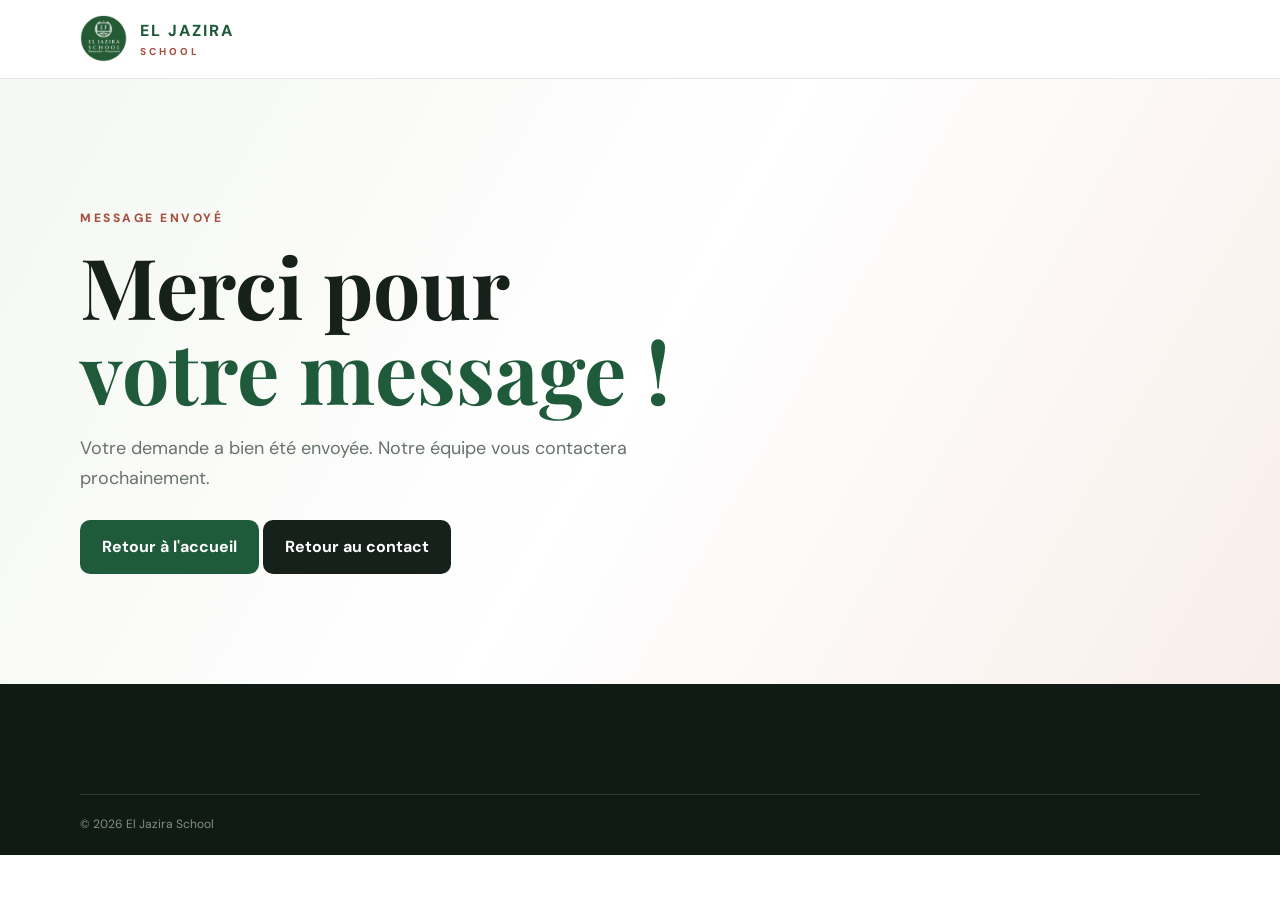
<file: success.html>
<!DOCTYPE html>
<html lang="fr">

<head>
    <meta charset="utf-8">

    <meta
        name="viewport"
        content="width=device-width, initial-scale=1"
    >

    <meta
        name="description"
        content="Votre demande a bien été envoyée à El Jazira School."
    >

    <title>Message envoyé | El Jazira School</title>

    <link rel="stylesheet" href="css/style.css">
</head>

<body>

    <header class="site-header">

        <div class="container nav-wrap">

            <a class="brand" href="index.html">

                <img
                    src="images/logo.png"
                    alt="Logo El Jazira School"
                >

                <span>
                    EL JAZIRA
                    <small>SCHOOL</small>
                </span>

            </a>

        </div>

    </header>


    <main>

        <section class="page-hero">

            <div class="container">

                <p class="eyebrow">
                    Message envoyé
                </p>

                <h1>
                    Merci pour
                    <br>

                    <span>
                        votre message !
                    </span>
                </h1>

                <p>
                    Votre demande a bien été envoyée.
                    Notre équipe vous contactera prochainement.
                </p>

                <br>

                <a
                    class="btn btn-primary"
                    href="index.html"
                >
                    Retour à l'accueil
                </a>

                <a
                    class="btn btn-dark"
                    href="contact.html"
                >
                    Retour au contact
                </a>

            </div>

        </section>

    </main>


    <footer class="footer">

        <div class="container copyright">

            © <span id="year"></span>
            El Jazira School

        </div>

    </footer>


    <script src="js/script.js"></script>

</body>

</html>
</file>
<file: css/style.css>
@import url('https://fonts.googleapis.com/css2?family=DM+Sans:wght@400;500;600;700&family=Playfair+Display:wght@600;700&display=swap');
:root{--green:#1f5b3a;--red:#a94d3d;--gold:#c6a25a;--cream:#f7f4ed;--ink:#17211c;--muted:#68726c;--line:#e6e5df}*{box-sizing:border-box;margin:0;padding:0}html{scroll-behavior:smooth}body{font-family:'DM Sans',Arial,sans-serif;color:var(--ink);line-height:1.65}a{text-decoration:none;color:inherit}.container{width:min(1120px,92%);margin:auto}.site-header{position:sticky;top:0;z-index:50;background:rgba(255,255,255,.96);backdrop-filter:blur(12px);border-bottom:1px solid var(--line)}.nav-wrap{height:78px;display:flex;align-items:center;justify-content:space-between}.brand{display:flex;align-items:center;gap:12px;color:var(--green);font-weight:800;letter-spacing:2px}.brand img{width:48px;height:48px;object-fit:cover;border-radius:50%}.brand small{display:block;font-size:10px;letter-spacing:3px;color:var(--red)}.nav{display:flex;gap:28px;align-items:center;font-size:14px;font-weight:600}.nav a:hover,.nav .active{color:var(--red)}.nav-cta{background:var(--green);color:#fff!important;padding:10px 18px;border-radius:30px}.menu-toggle{display:none;border:0;background:none;font-size:28px;color:var(--green)}.hero{min-height:680px;display:flex;align-items:center;background:linear-gradient(120deg,#eef4ef,#fff 58%,#f5eae6);position:relative;overflow:hidden}.hero:after{content:"";position:absolute;width:500px;height:500px;border-radius:50%;right:-170px;top:-120px;background:rgba(31,91,58,.08)}.hero-content{padding:100px 0;position:relative;z-index:2}.eyebrow{color:var(--red);font-size:12px;font-weight:800;text-transform:uppercase;letter-spacing:2.5px;margin-bottom:14px}.light{color:#e8d6b0}.hero h1,.page-hero h1{font-family:'Playfair Display',serif;font-size:clamp(46px,7vw,84px);line-height:1.02}.hero h1 span,.page-hero h1 span,h2 span{color:var(--green)}.hero-text{font-size:18px;color:var(--muted);max-width:650px;margin:25px 0}.hero-actions{display:flex;gap:12px;flex-wrap:wrap}.btn{display:inline-flex;align-items:center;justify-content:center;padding:14px 22px;border-radius:10px;font-weight:700}.btn-primary{background:var(--green);color:#fff}.btn-light{background:#fff;color:var(--green);border:1px solid #e4e7e2}.btn-dark{background:var(--ink);color:#fff}.hero-note{margin-top:28px;color:var(--muted);font-weight:600}.section{padding:95px 0}.intro{background:var(--cream)}.two-col{display:grid;grid-template-columns:1.25fr .75fr;gap:80px;align-items:center}.section h2{font-family:'Playfair Display',serif;font-size:clamp(34px,5vw,56px);line-height:1.12;margin-bottom:22px}.section p{color:var(--muted);margin-bottom:15px}.text-link{color:var(--green);font-weight:800}.feature-card{background:var(--green);color:#fff;border-radius:28px;padding:48px;box-shadow:0 25px 60px rgba(31,91,58,.18)}.feature-card p{color:#dbe9df}.feature-card h3{font-family:'Playfair Display',serif;font-size:32px;margin:12px 0}.feature-icon{font-size:44px}.mini-pills{display:flex;gap:8px;flex-wrap:wrap;margin-top:24px}.mini-pills span{border:1px solid rgba(255,255,255,.3);padding:5px 10px;border-radius:20px;font-size:12px}.stats{background:var(--green);color:#fff;padding:45px 0}.stats-grid{display:grid;grid-template-columns:repeat(3,1fr);text-align:center}.stats strong{display:block;font-family:'Playfair Display',serif;font-size:44px;color:#e7d4a7}.stats span{font-size:14px;color:#dbe9df}.section-heading{margin-bottom:42px}.section-heading.center{text-align:center}.row-heading{display:flex;justify-content:space-between;align-items:end}.cards-2{display:grid;grid-template-columns:1fr 1fr;gap:24px}.cards-3{display:grid;grid-template-columns:repeat(3,1fr);gap:24px}.info-card,.simple-card{padding:34px;border:1px solid var(--line);border-radius:20px;background:#fff}.info-card.featured{background:#f5eee9}.card-number{font-size:12px;color:var(--red);font-weight:800;margin-bottom:45px}.info-card h3,.simple-card h3{font-size:23px;margin-bottom:10px}.info-card a{color:var(--green);font-weight:800}.approach,.soft{background:#f7f8f4}.simple-card span{font-size:34px}.simple-card h3{margin-top:16px}.gallery-grid{display:grid;grid-template-columns:repeat(4,1fr);gap:14px}.gallery-grid img{width:100%;height:260px;object-fit:cover;border-radius:14px}.insta-box{background:var(--cream);border-radius:25px;padding:48px;display:flex;justify-content:space-between;align-items:center;gap:30px}.contact-banner{background:var(--green);color:#fff;padding:75px 0}.banner-content{display:flex;justify-content:space-between;align-items:center;gap:30px}.banner-content h2{font-family:'Playfair Display',serif;font-size:48px;line-height:1.1}.footer{background:#111b16;color:#dce4df;padding:65px 0 20px}.footer-grid{display:grid;grid-template-columns:2fr 1fr 1fr 1fr;gap:40px}.footer-logo{width:75px;height:75px;border-radius:50%}.footer h4{color:#fff;margin:12px 0}.footer a,.footer p{display:block;color:#aebbb3;margin:7px 0;font-size:14px}.copyright{border-top:1px solid #2b3932;margin-top:45px;padding-top:20px;font-size:12px;color:#829087}.page-hero{padding:130px 0 110px;background:linear-gradient(120deg,#f4f7f2,#fff,#f8eeea)}.page-hero p:not(.eyebrow){max-width:600px;color:var(--muted);font-size:18px;margin-top:20px}.quote-card{background:var(--green);color:#fff;padding:55px;border-radius:28px}.quote-mark{font-family:Georgia,serif;font-size:90px;line-height:.6;color:#d7c38e}.quote-card p{font-family:'Playfair Display',serif;font-size:30px;color:#fff}.timeline{display:grid;grid-template-columns:repeat(3,1fr);gap:20px}.timeline>div{border-left:3px solid var(--green);padding:5px 0 5px 25px}.timeline span{color:var(--red);font-weight:800}.timeline h3{margin:8px 0}.activity-card{overflow:hidden;border:1px solid var(--line);border-radius:20px;background:#fff}.activity-card img{width:100%;height:230px;object-fit:cover}.activity-card div{padding:24px}.activity-card h3{display:inline-block;margin-left:8px}.gallery-full{display:grid;grid-template-columns:repeat(3,1fr);gap:18px}.gallery-full img{width:100%;height:330px;object-fit:cover;border-radius:18px}.contact-grid{display:grid;grid-template-columns:1fr 1fr;gap:70px}.contact-info h2{font-family:'Playfair Display',serif;font-size:46px;margin-bottom:35px}.contact-row{display:flex;gap:15px;margin:25px 0}.contact-row>span{font-size:24px}.contact-form{background:var(--cream);padding:35px;border-radius:24px}.contact-form h3{font-family:'Playfair Display',serif;font-size:30px}.contact-form label{display:block;font-size:13px;font-weight:700;margin:15px 0}.contact-form input,.contact-form textarea{display:block;width:100%;margin-top:7px;border:1px solid #ddd8cc;border-radius:10px;padding:13px;font:inherit}.contact-form button{border:0;margin-top:10px}@media(max-width:800px){.nav{display:none;position:absolute;top:78px;left:0;right:0;background:#fff;padding:20px;flex-direction:column;border-bottom:1px solid var(--line)}.nav.open{display:flex}.menu-toggle{display:block}.two-col,.contact-grid{grid-template-columns:1fr;gap:40px}.cards-2,.cards-3,.timeline,.gallery-full{grid-template-columns:1fr}.gallery-grid{grid-template-columns:1fr 1fr}.stats-grid{grid-template-columns:1fr;gap:25px}.footer-grid{grid-template-columns:1fr 1fr}.insta-box,.banner-content,.row-heading{flex-direction:column;align-items:flex-start}.section{padding:75px 0}}@media(max-width:500px){.gallery-grid{grid-template-columns:1fr}.gallery-grid img{height:240px}.footer-grid{grid-template-columns:1fr}.hero h1,.page-hero h1{font-size:48px}}
.whatsapp-button {
    position: fixed;
    right: 25px;
    bottom: 25px;

    width: 60px;
    height: 60px;

    display: flex;
    align-items: center;
    justify-content: center;

    border-radius: 50%;

    text-decoration: none;

    box-shadow: 0 4px 15px rgba(0, 0, 0, 0.25);

    z-index: 1000;

    transition: transform 0.3s ease;
}

.whatsapp-button img {
    width: 100%;
    height: 100%;

    object-fit: contain;

    display: block;
}

.whatsapp-button:hover {
    transform: scale(1.1);
}

.gallery-section {
    padding-top: 70px;
    padding-bottom: 90px;
}

.gallery-grid {
    display: grid;
    grid-template-columns: repeat(3, 1fr);
    gap: 22px;
}

.gallery-card {
    position: relative;
    width: 100%;
    aspect-ratio: 4 / 3;
    overflow: hidden;
    border-radius: 18px;
    background: #f3f3f3;
}

.gallery-card img {
    width: 100%;
    height: 100%;
    display: block;
    object-fit: cover;
    transition: transform 0.4s ease;
}

.gallery-card:hover img {
    transform: scale(1.04);
}

.gallery-video-card {
    background: #111;
}

.gallery-video-card video {
    width: 100%;
    height: 100%;
    display: block;
    object-fit: cover;
}

.gallery-instagram {
    max-width: 700px;
    margin: 80px auto 0;
    text-align: center;
}

.gallery-instagram h2 {
    margin: 12px 0 16px;
}

.gallery-instagram > p:not(.eyebrow) {
    line-height: 1.7;
    margin-bottom: 28px;
}

.instagram-link {
    display: inline-flex;
    align-items: center;
    justify-content: center;
    padding: 14px 26px;
    border-radius: 30px;
    background: #111;
    color: #fff;
    text-decoration: none;
    font-weight: 600;
    transition: transform 0.2s ease, opacity 0.2s ease;
}

.instagram-link:hover {
    transform: translateY(-2px);
    opacity: 0.9;
}

@media (max-width: 900px) {

    .gallery-grid {
        grid-template-columns: repeat(2, 1fr);
    }

}

@media (max-width: 600px) {

    .gallery-section {
        padding-top: 50px;
        padding-bottom: 70px;
    }

    .gallery-grid {
        grid-template-columns: 1fr;
        gap: 16px;
    }

    .gallery-card {
        aspect-ratio: 4 / 3;
        border-radius: 14px;
    }

    .gallery-instagram {
        margin-top: 60px;
    }

}
</file>
